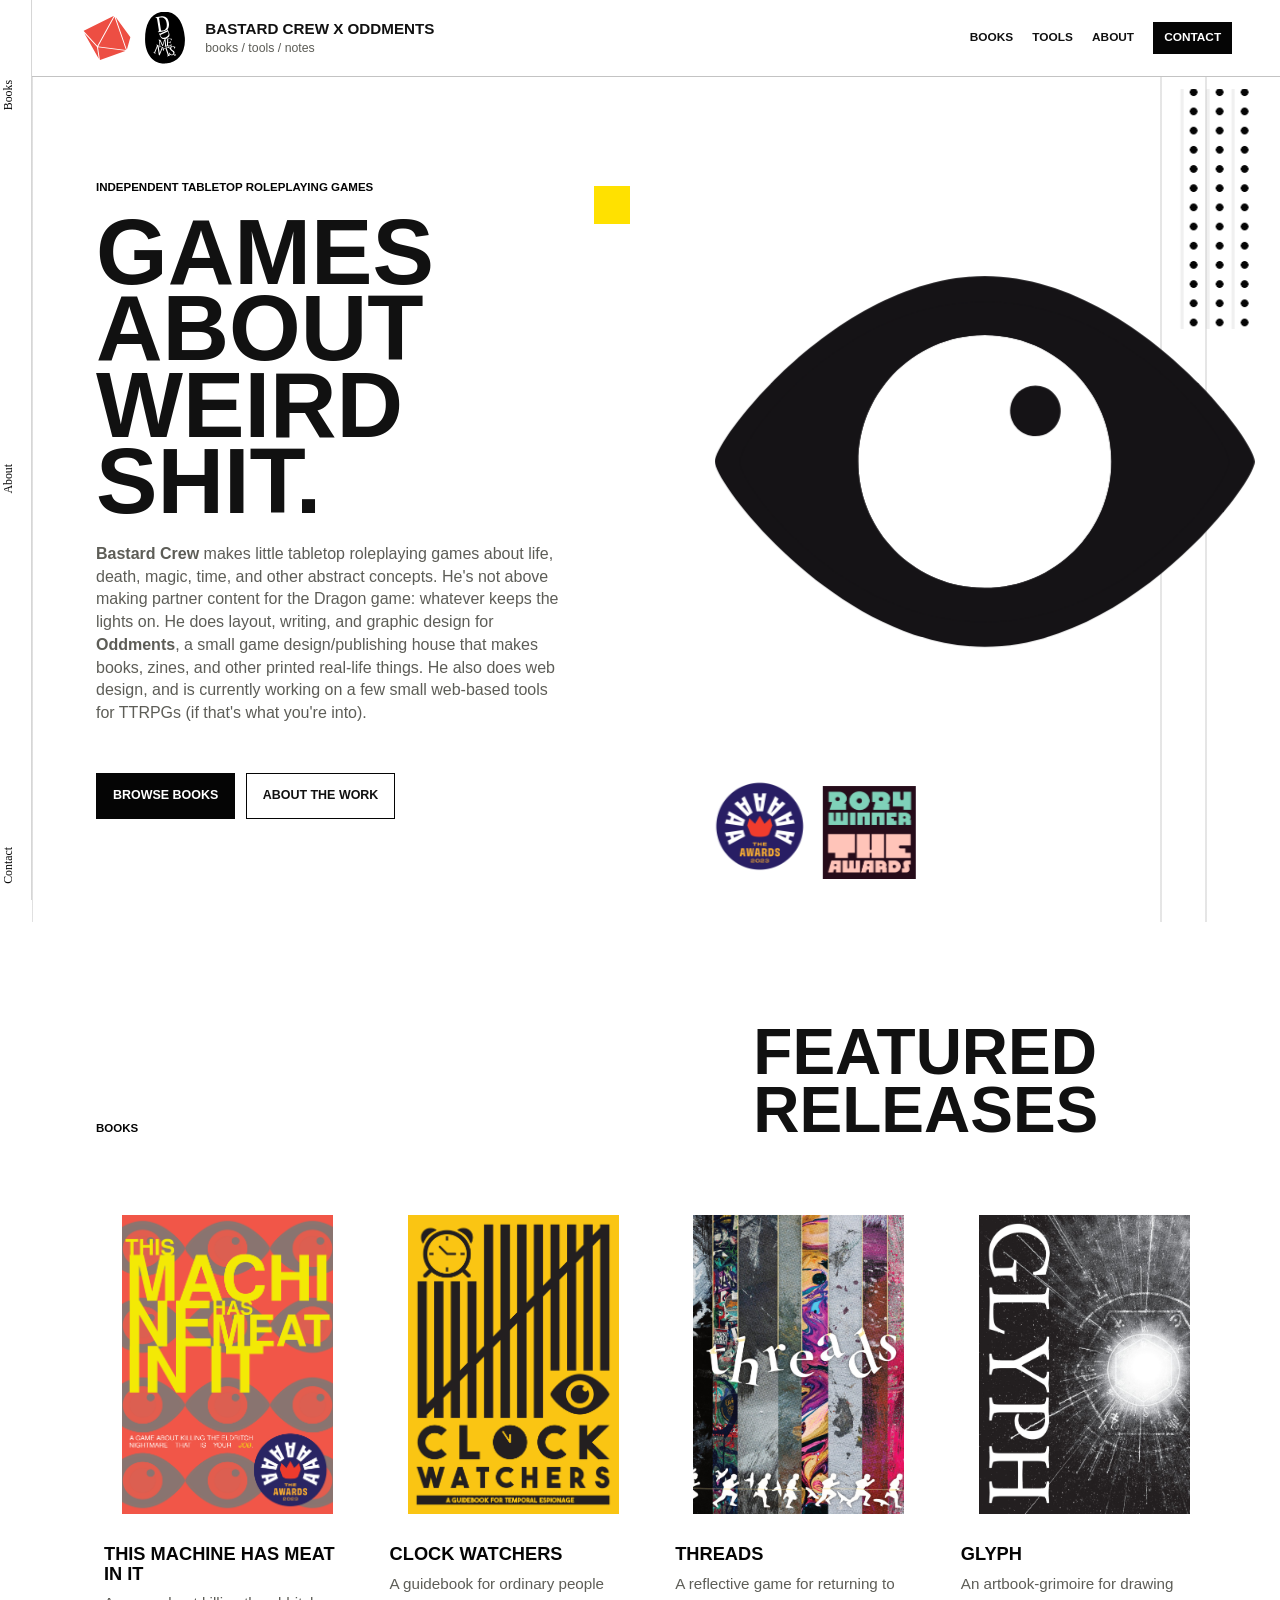
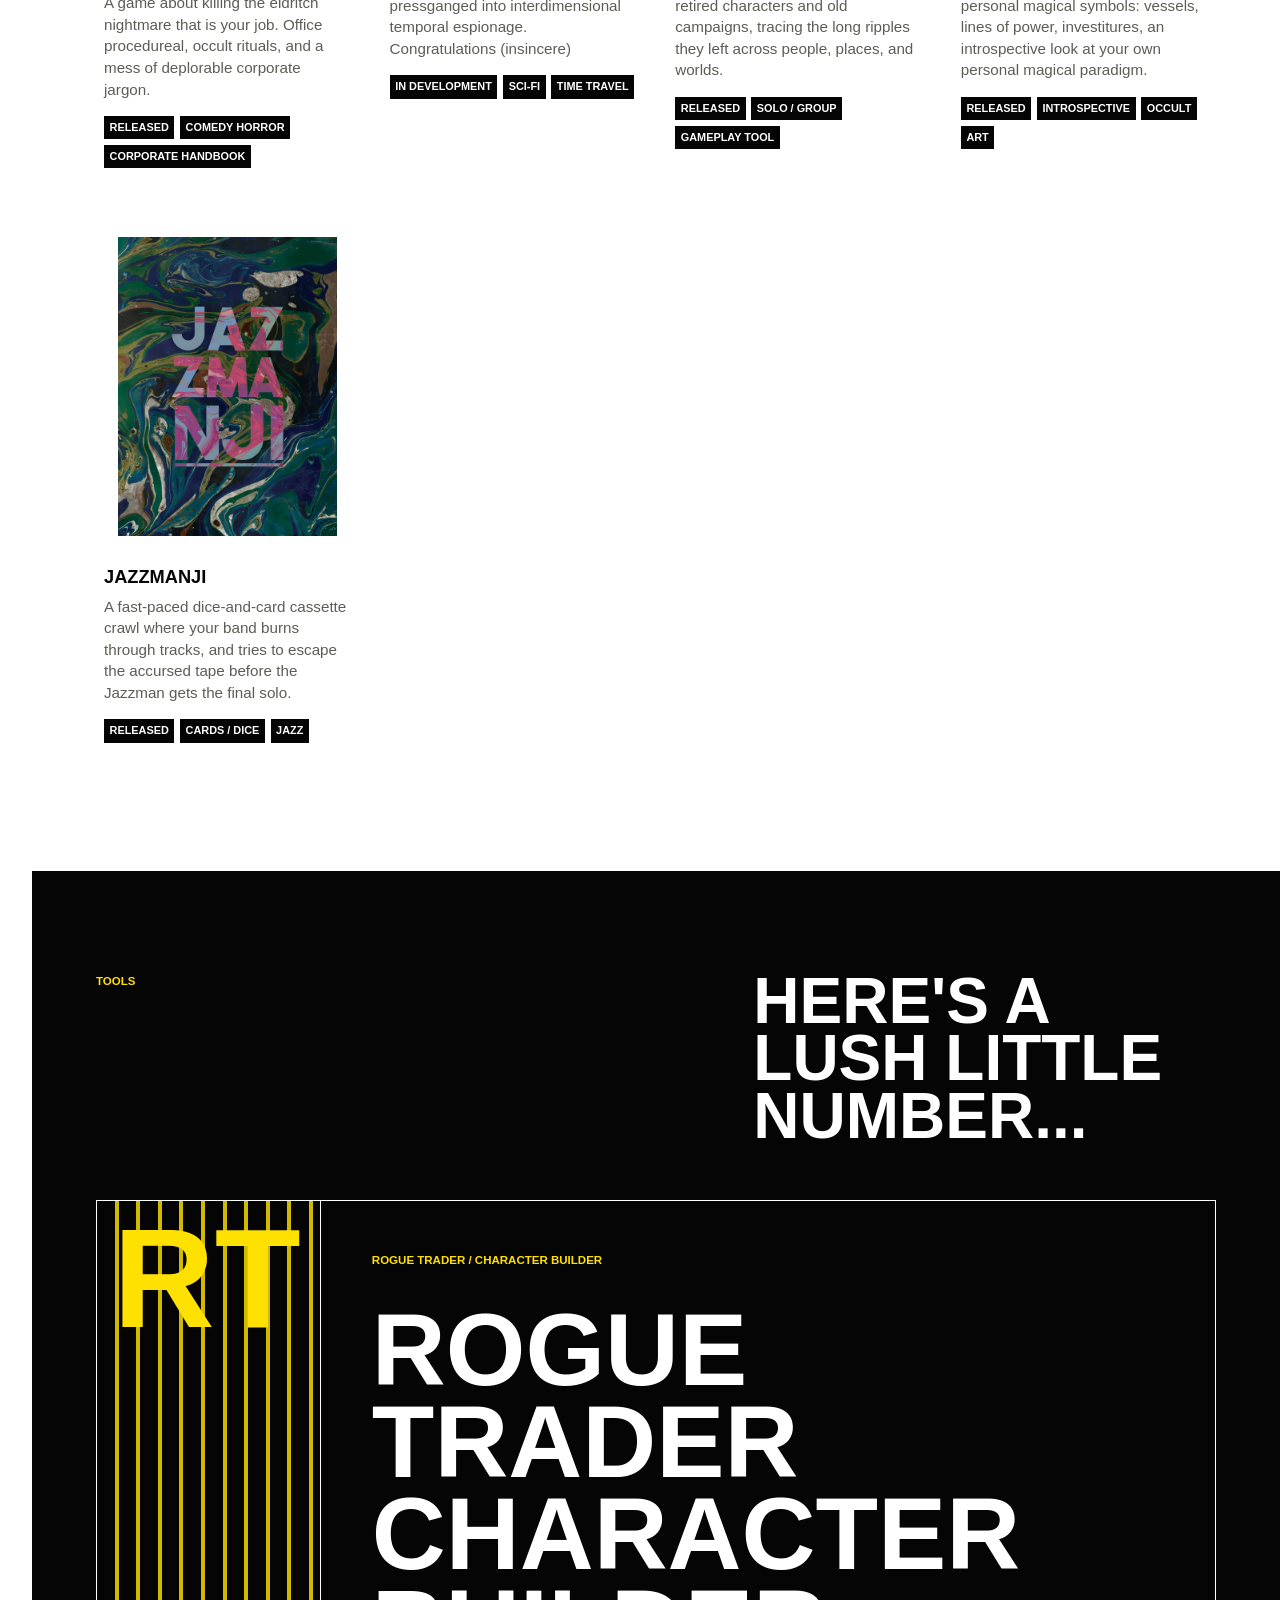
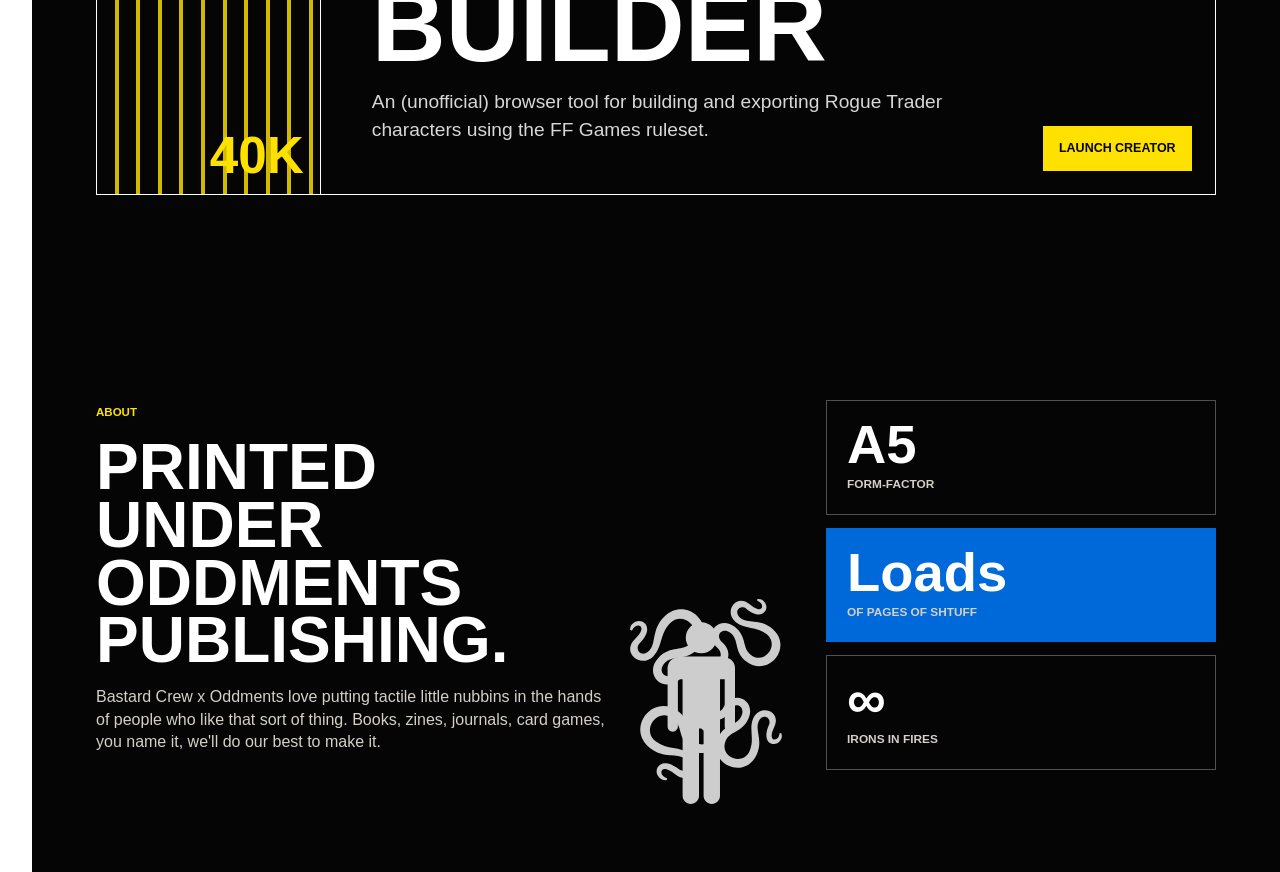
<file: index.html>
<!doctype html>
<html lang="en">
  <head>
    <meta charset="utf-8">
    <meta name="viewport" content="width=device-width, initial-scale=1">
    <title>Bastard Crew x Oddments</title>
    <meta
      name="description"
      content="A personal TTRPG creator website for showcasing books, play aids, and strange tabletop work."
    >
    <link rel="icon" href="assets/polyhedral-logo.svg" type="image/svg+xml">
    <link rel="prefetch" href="threads.html" as="document">
    <link rel="prefetch" href="glyph.html" as="document">
    <link rel="prefetch" href="assets/threads-tarot.jpg" as="image">
    <link rel="prefetch" href="assets/threads-glitched-mountains.jpg" as="image">
    <link rel="prefetch" href="assets/glyph-page-12-hero.jpg" as="image">
    <link rel="stylesheet" href="styles.css">
  </head>
  <body data-cy="page-home">
    <aside class="page-rail" aria-hidden="true" data-cy="page-rail-home">
      <span>Books</span>
      <span>About</span>
      <span>Contact</span>
    </aside>

    <header class="site-header" id="top" data-cy="site-header">
      <div class="brand" data-cy="site-brand">
        <div class="logo-stack" aria-label="Project links" data-cy="logo-stack">
          <a
            class="logo-link logo-link-poly"
            href="https://bastardcrew.itch.io"
            target="_blank"
            rel="noreferrer"
            aria-label="Open Bastard Crew Games on itch.io"
            data-cy="logo-bastard-crew"
          >
            <img src="assets/polyhedral-logo.svg" alt="">
          </a>
          <a
            class="logo-link logo-link-oddments"
            href="https://oddmentsoh.itch.io/"
            target="_blank"
            rel="noreferrer"
            aria-label="Open Oddments on itch.io"
            data-cy="logo-oddments"
          >
            <img src="assets/oddments-logomark.svg" alt="">
          </a>
        </div>
        <a class="brand-copy" href="#top" aria-label="Bastard Crew x Oddments home" data-cy="brand-home-link">
          <strong>Bastard Crew x Oddments</strong>
          <small>books / tools / notes</small>
        </a>
      </div>
      <nav class="main-nav" aria-label="Primary navigation" data-cy="primary-nav">
        <a href="#books" data-cy="nav-books">Books</a>
        <a href="#tools" data-cy="nav-tools">Tools</a>
        <a href="#about" data-cy="nav-about">About</a>
        <a class="nav-cta" href="#contact" data-cy="nav-contact">Contact</a>
      </nav>
    </header>

    <main>
      <section class="hero" aria-labelledby="hero-title" data-cy="home-hero">
        <div class="hero-copy" data-cy="home-hero-copy">
          <p class="eyebrow">Independent tabletop roleplaying games</p>
          <h1 id="hero-title" data-cy="home-hero-title">Games about weird shit.</h1>
          <p>
            <strong>Bastard Crew</strong> makes little tabletop roleplaying games about life, death, magic, time, and other
            abstract concepts. He's not above making partner content for the Dragon game: whatever keeps the lights on. He does layout,
            writing, and graphic design for <strong>Oddments</strong>, a small game design/publishing house that makes books, zines, and other printed 
            real-life things. He also does web design, and is currently working on a few small web-based tools for TTRPGs (if that's 
            what you're into).
          </p>
          <!-- <p class="hero-jp" aria-label="Irish decorative label">leabhair / nótaí / saothair aisteacha</p> -->
          <div class="hero-actions">
            <a class="button primary" href="#books" data-cy="hero-browse-books">Browse books</a>
            <a class="button secondary" href="#about" data-cy="hero-about-work">About the work</a>
          </div>
        </div>

        <div class="hero-art" aria-label="A typographic design composition for Bastard Crew Games" data-cy="home-hero-art">
          <div class="hero-glyph scroll-float" data-depth="0.09" data-drift="-0.015" aria-hidden="true">
            <span class="glyph-ring"></span>
            <span class="glyph-stem"></span>
            <span class="glyph-cross"></span>
            <span class="glyph-shelf"></span>
          </div>
          <div class="hero-tabs scroll-float" data-depth="-0.05" data-drift="0.01" aria-hidden="true">
            <span></span>
            <span></span>
            <span></span>
          </div>
          <div class="award-badges scroll-float" data-depth="0.13" data-drift="0.018" aria-label="Awards badges" data-cy="award-badges">
            <img class="award-badge" src="assets/tmhmit-awards-badge.png" alt="The Awards 2023 badge">
            <img class="award-badge award-badge-2024" src="assets/awards-24-winner-badge-dark.png" alt="The Awards 2024 winner badge">
          </div>
          <!-- <p class="vertical-note">leabhráin eachtraíochta</p> -->
        </div>
      </section>

      <section class="section books-section" id="books" aria-labelledby="books-title" data-cy="books-section">
        <div class="section-heading">
          <p class="eyebrow">Books</p>
          <h2 id="books-title" data-cy="books-title">Featured releases</h2>
        </div>

        <div class="book-grid" id="bookGrid" data-cy="book-grid"></div>
      </section>

      <section class="section tools-section" id="tools" aria-labelledby="tools-title" data-cy="tools-section">
        <div class="section-heading">
          <p class="eyebrow">Tools</p>
          <h2 id="tools-title" data-cy="tools-title">Here's a lush little number...</h2>
        </div>

        <article class="tool-card" data-cy="tool-card-rogue-trader">
          <div class="tool-card-mark" aria-hidden="true">
            <span>RT</span>
            <span>40K</span>
          </div>
          <div class="tool-card-copy">
            <p class="eyebrow">Rogue Trader / character builder</p>
            <h3 data-cy="tool-title-rogue-trader">Rogue Trader Character Builder</h3>
            <p data-cy="tool-description-rogue-trader">
              An (unofficial) browser tool for building and exporting Rogue Trader characters using the FF Games ruleset.
            </p>
          </div>
          <a class="button primary" href="rogue-trader/" data-cy="tool-link-rogue-trader">Launch creator</a>
        </article>
      </section>

      <section class="section about-section" id="about" aria-labelledby="about-title" data-cy="about-section">
        <div class="about-copy" data-cy="about-copy">
          <p class="eyebrow">About</p>
          <h2 id="about-title" data-cy="about-title">Printed under Oddments Publishing.</h2>
          <p>
            Bastard Crew x Oddments love putting tactile little nubbins in the hands of people who like that sort of thing. Books, 
            zines, journals, card games, you name it, we'll do our best to make it. 
          </p>
        </div>
        <img class="about-creature scroll-float" data-depth="0.07" data-drift="-0.012" src="assets/tmhmit-vector-tentacle-guy.svg" alt="">
        <dl class="stats" data-cy="about-stats">
          <div>
            <dt>A5</dt>
            <dd>Form-Factor</dd>
          </div>
          <div>
            <dt>Loads</dt>
            <dd>of pages of shtuff</dd>
          </div>
          <div>
            <dt>&infin;</dt>
            <dd>irons in fires</dd>
          </div>
        </dl>
      </section>
    </main>

    <!--<footer class="site-footer" id="contact" data-cy="contact-section">
      <div>
        <p class="eyebrow">Stay in the loop</p>
        <h2 data-cy="mailing-list-title">Join the mailing list to hear what we're up to.</h2>
      </div>
      <form class="signup-form" data-cy="mailing-list-form">
        <label for="email">Email address</label>
        <div>
          <input id="email" name="email" type="email" placeholder="you@example.com" data-cy="mailing-list-email">
          <button type="submit" data-cy="mailing-list-submit">Join list</button>
        </div>
        <p class="form-note" data-cy="mailing-list-note">This doesn't work yet, sorry D:</p>
      </form>
    </footer> -->

    <script src="script.js"></script>
  </body>
</html>
</file>
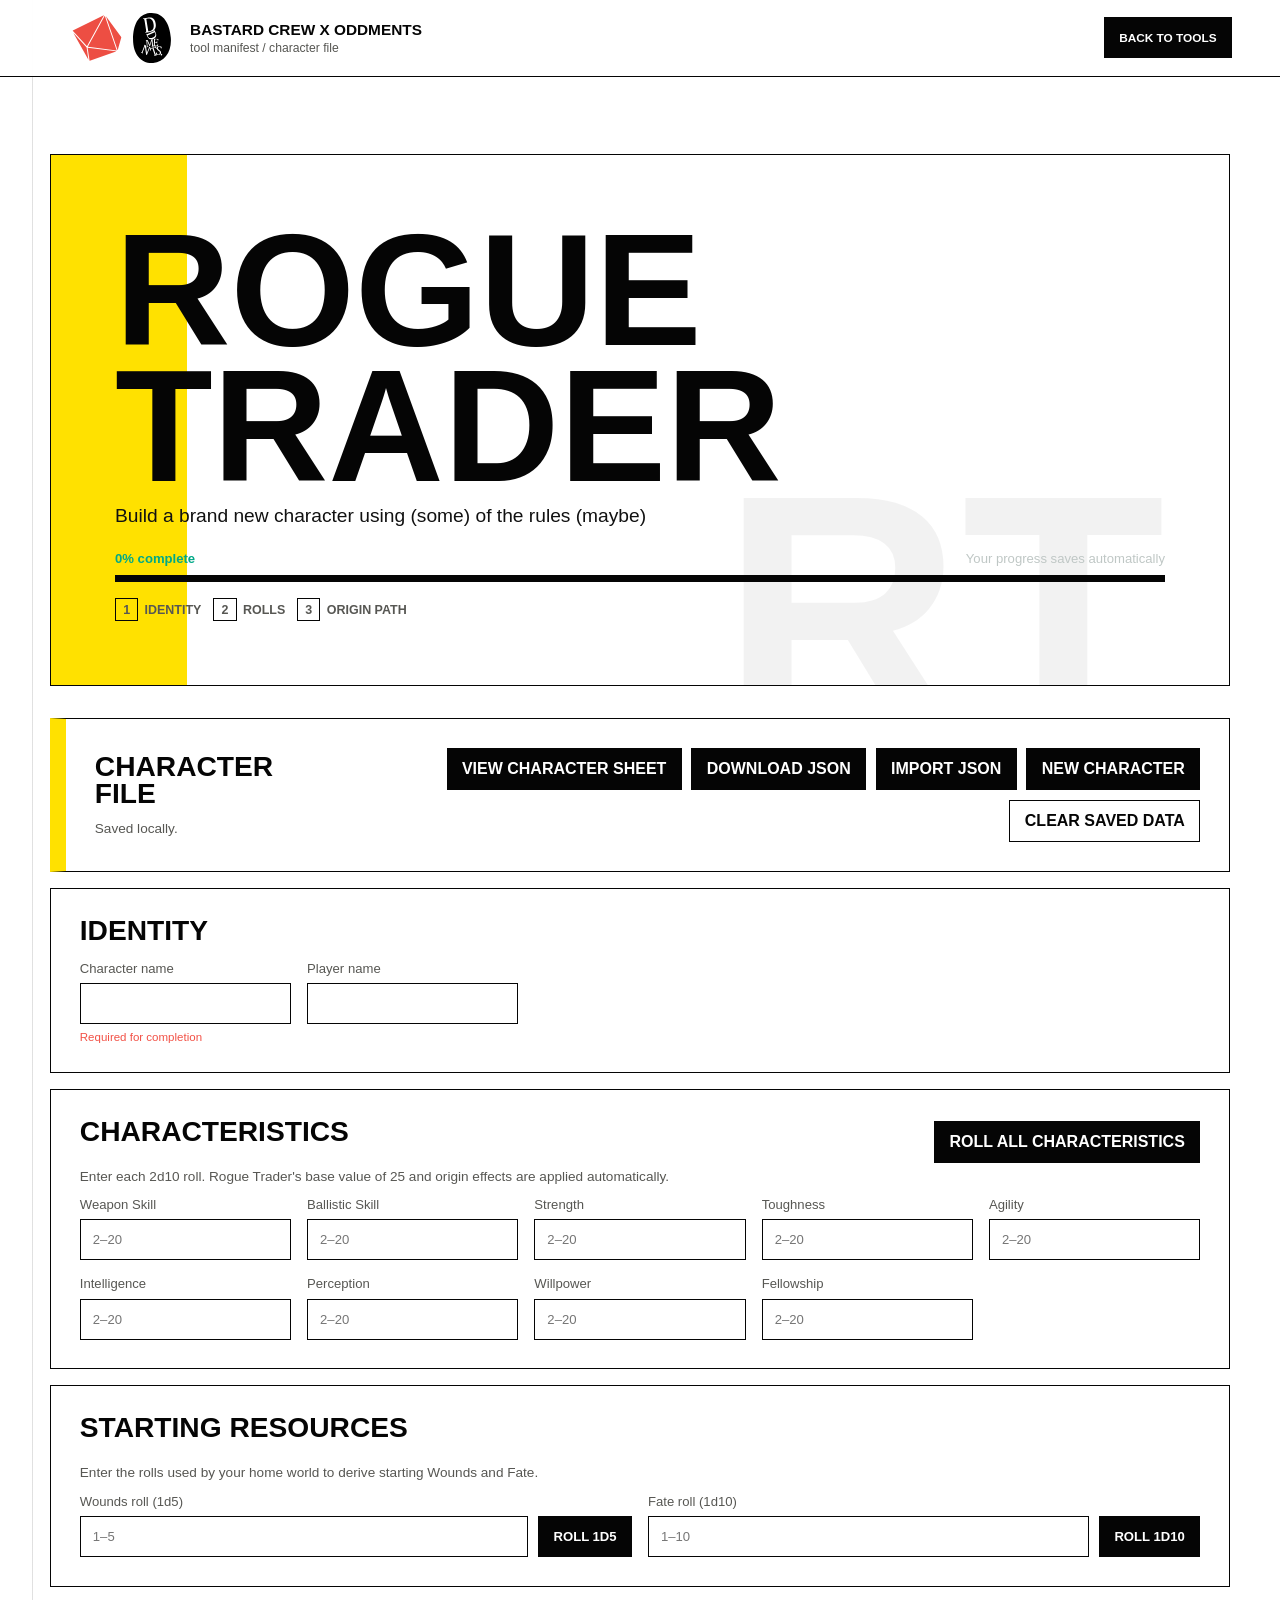
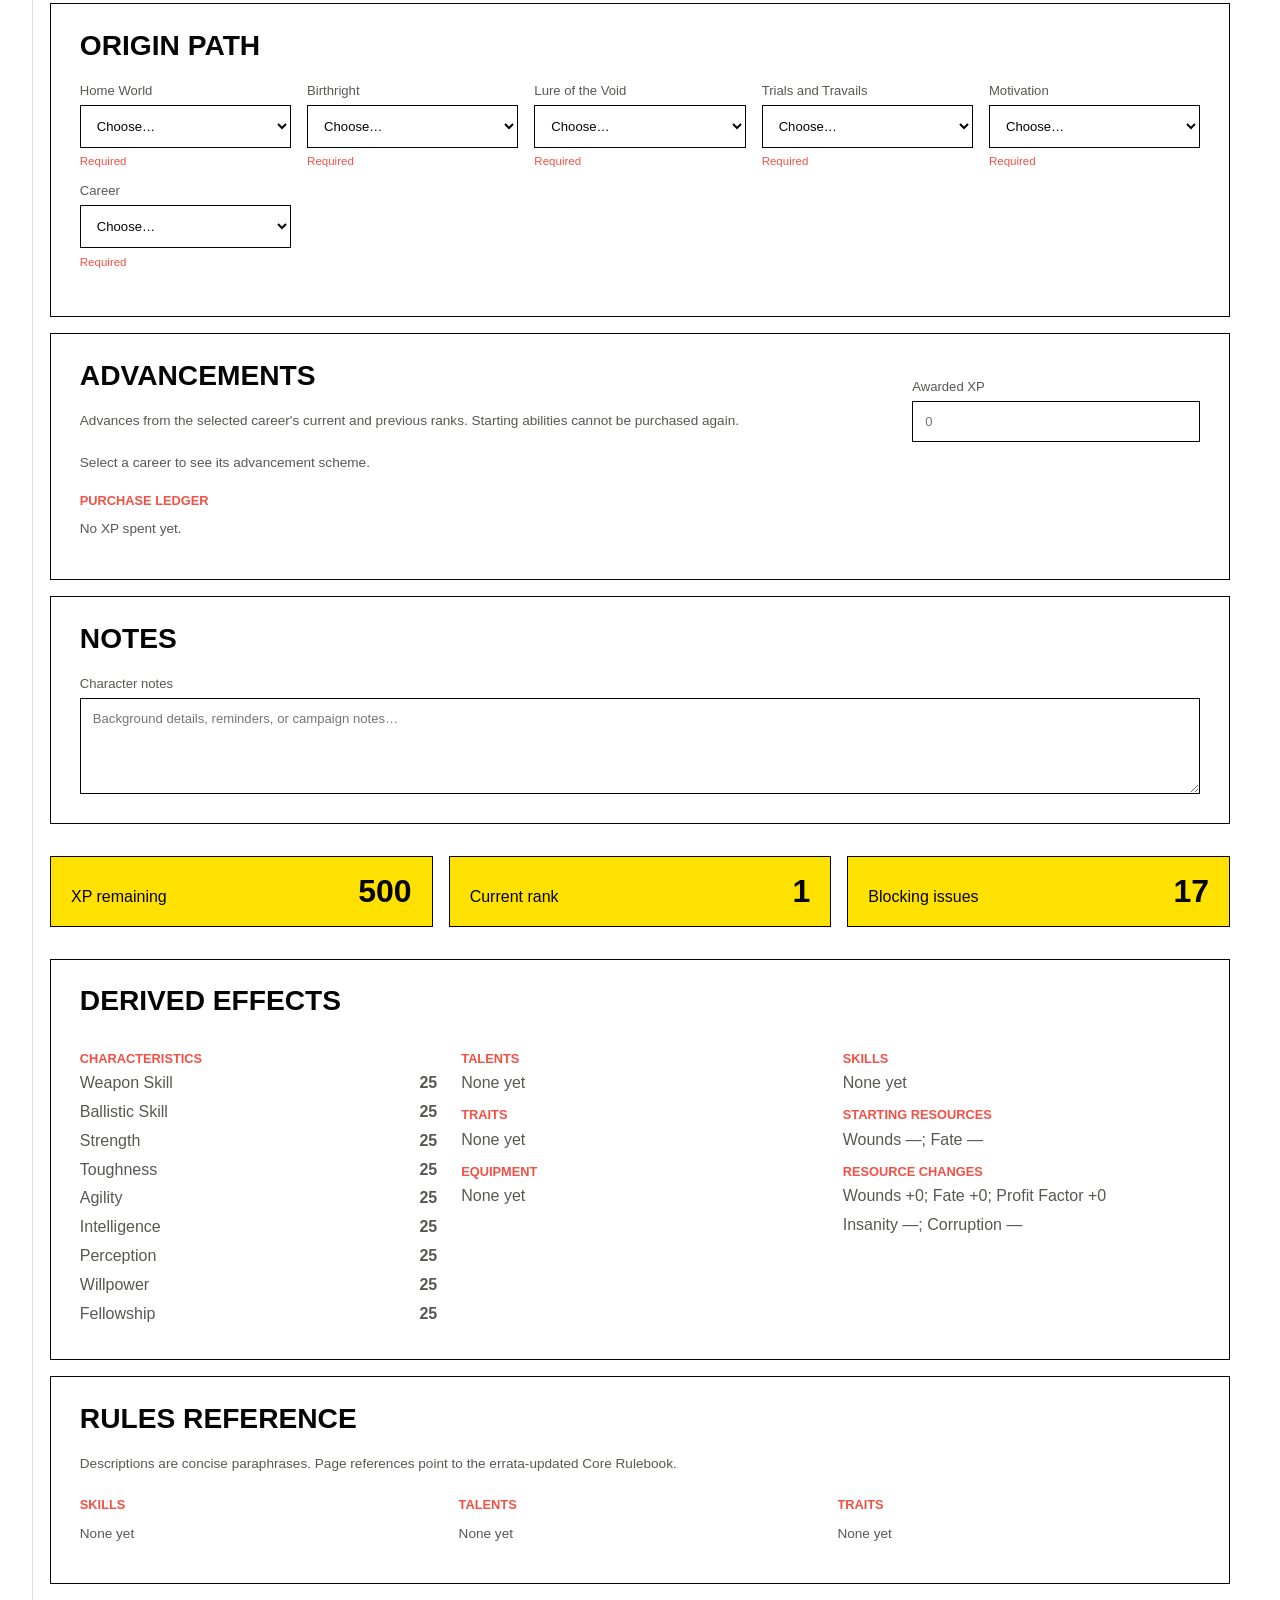
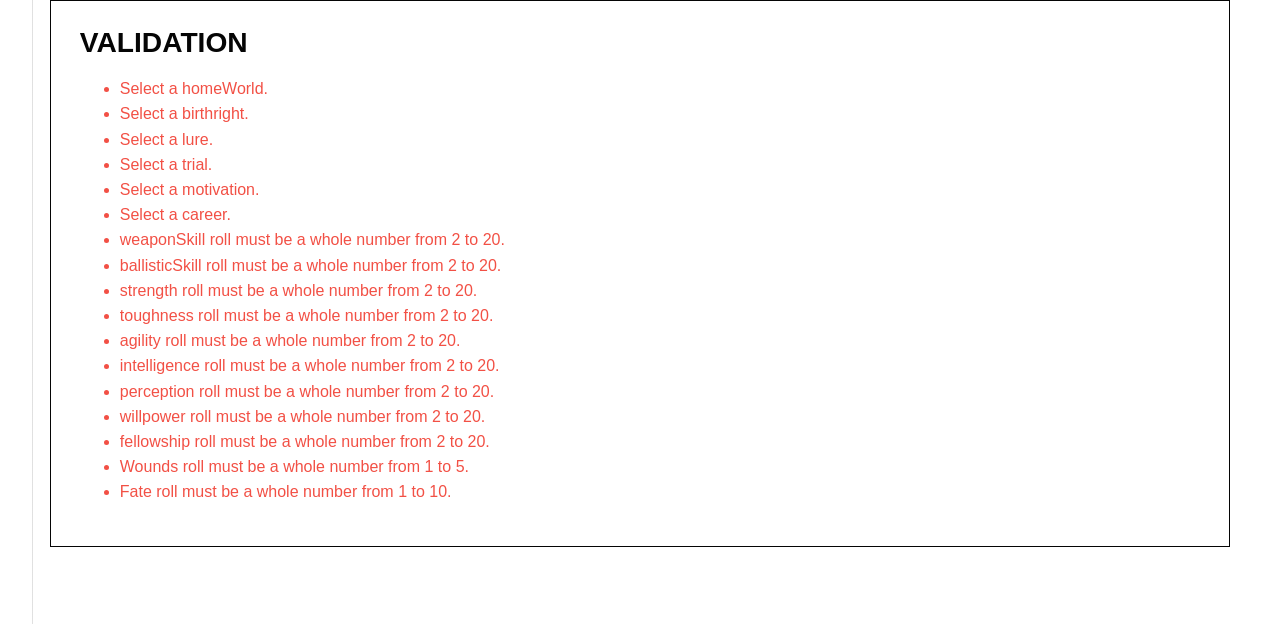
<file: rogue-trader/index.html>
<!doctype html>
<html lang="en">
  <head><meta charset="UTF-8" /><meta name="viewport" content="width=device-width, initial-scale=1.0" /><title>Rogue Trader Character Builder</title><link rel="icon" href="../assets/polyhedral-logo.svg" type="image/svg+xml">  <script type="module" crossorigin src="./assets/index-C5VIni6y.js"></script>
  <link rel="modulepreload" crossorigin href="./assets/vendor-Bb048-hH.js">
  <link rel="modulepreload" crossorigin href="./assets/content-DclUxNFe.js">
  <link rel="modulepreload" crossorigin href="./assets/domain-FKfzP4Pd.js">
  <link rel="modulepreload" crossorigin href="./assets/rules-engine-CR3Doadg.js">
  <link rel="stylesheet" crossorigin href="./assets/index-idxoISon.css">
</head>
  <body><div id="root"></div></body>
</html>
</file>
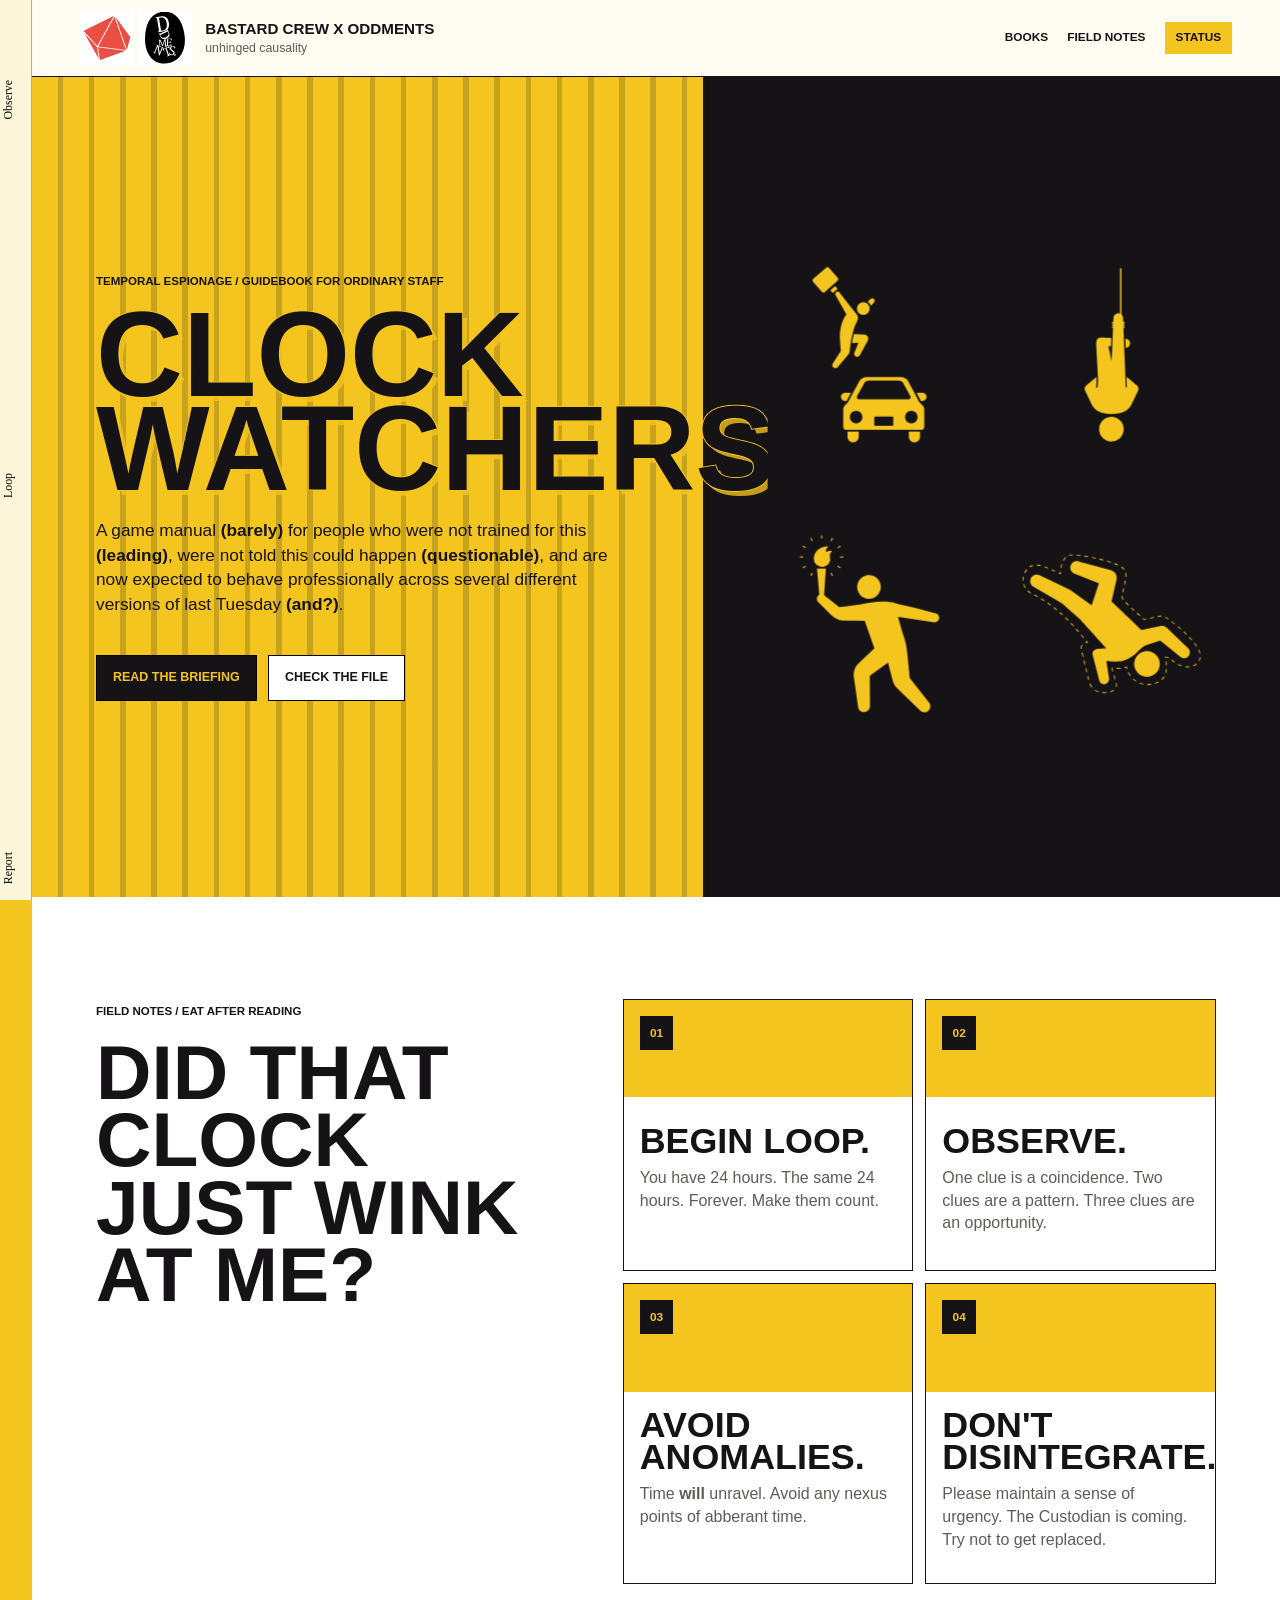
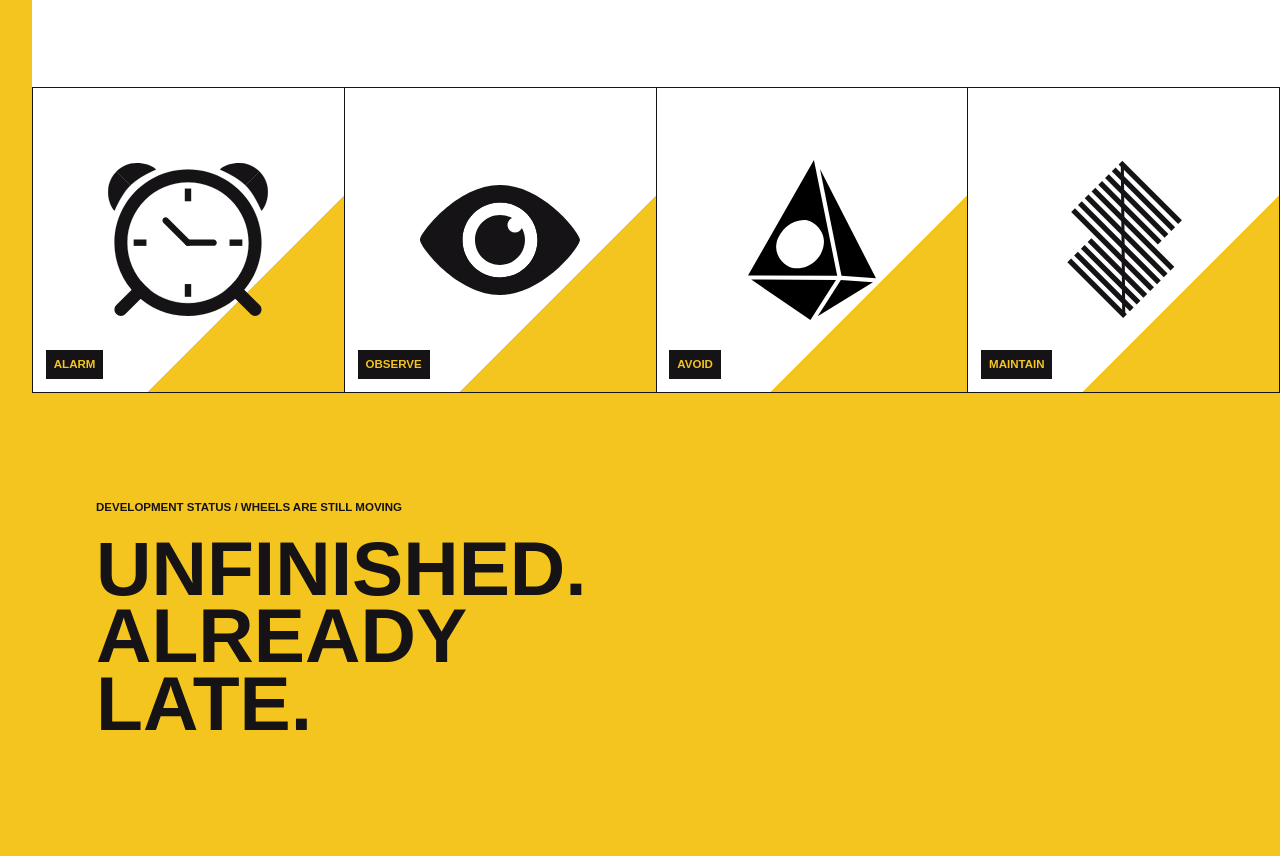
<file: clock-watchers.html>
<!doctype html>
<html lang="en">
  <head>
    <meta charset="utf-8">
    <meta name="viewport" content="width=device-width, initial-scale=1">
    <title>Clock Watchers | Bastard Crew Games</title>
    <meta
      name="description"
      content="A test page for Clock Watchers, an unfinished guidebook for ordinary people abruptly promoted into interdimensional temporal espionage."
    >
    <link rel="icon" href="assets/polyhedral-logo.svg" type="image/svg+xml">
    <link rel="stylesheet" href="styles.css">
  </head>
  <body class="clock-page" data-cy="page-clock-watchers">
    <aside class="page-rail clock-rail" aria-hidden="true" data-cy="page-rail-clock-watchers">
      <span>Observe</span>
      <span>Loop</span>
      <span>Report</span>
    </aside>

    <header class="site-header clock-header" id="top" data-cy="site-header">
      <div class="brand" data-cy="site-brand">
        <div class="logo-stack" aria-label="Project links" data-cy="logo-stack">
          <a
            class="logo-link logo-link-poly"
            href="https://bastardcrew.itch.io"
            target="_blank"
            rel="noreferrer"
            aria-label="Open Bastard Crew Games on itch.io"
            data-cy="logo-bastard-crew"
          >
            <img src="assets/polyhedral-logo.svg" alt="">
          </a>
          <a
            class="logo-link logo-link-oddments"
            href="https://oddmentsoh.itch.io/"
            target="_blank"
            rel="noreferrer"
            aria-label="Open Oddments on itch.io"
            data-cy="logo-oddments"
          >
            <img src="assets/oddments-logomark.svg" alt="">
          </a>
        </div>
        <a class="brand-copy" href="index.html" aria-label="Bastard Crew Games home" data-cy="brand-home-link">
          <strong>Bastard Crew x Oddments</strong>
          <small>unhinged causality</small>
        </a>
      </div>
      <nav class="main-nav" aria-label="Clock Watchers page navigation" data-cy="primary-nav">
        <a href="index.html#books" data-cy="nav-books">Books</a>
        <a href="#field-notes" data-cy="nav-field-notes">Field notes</a>
        <a class="nav-cta" href="#status" data-cy="nav-status">Status</a>
      </nav>
    </header>

    <main>
      <section class="clock-hero" aria-labelledby="clock-title" data-cy="clock-hero">
        <div class="clock-hero-copy" data-cy="clock-hero-copy">
          <p class="eyebrow">Temporal espionage / guidebook for ordinary staff</p>
          <h1 id="clock-title" data-cy="clock-hero-title">Clock Watchers</h1>
          <p>
            A game manual <strong>(barely)</strong> for people who were not trained for this <strong>(leading)</strong>, were not 
            told this could happen <strong>(questionable)</strong>, and are now expected to behave professionally across several 
            different versions of last Tuesday <strong>(and?)</strong>.
          </p>
          <div class="clock-actions">
            <a class="button primary" href="#field-notes" data-cy="clock-read-briefing">Read the briefing</a>
            <a class="button secondary" href="#status" data-cy="clock-check-file">Check the file</a>
          </div>
        </div>

        <div class="clock-hero-system" aria-label="Clock Watchers glyph system" data-cy="clock-hero-system">
          <div class="clock-hero-glyphs scroll-float" data-depth="0.07" data-drift="-0.01" data-cy="clock-hero-glyphs">
            <figure>
              <img src="assets/clock-vector-car-man.svg" alt="Car Man glyph">
            </figure>
            <figure>
              <img src="assets/clock-vector-hanged-man.svg" alt="Hanged Man glyph">
            </figure>
            <figure>
              <img src="assets/clock-vector-torch-man.svg" alt="Torch Man glyph">
            </figure>
            <figure>
              <img src="assets/clock-vector-dead-man.svg" alt="Dead Man glyph">
            </figure>
          </div>
        </div>
      </section>

      <section class="clock-briefing" id="field-notes" aria-labelledby="field-notes-title" data-cy="clock-field-notes-section">
        <div>
          <p class="eyebrow">Field notes / eat after reading</p>
          <h2 id="field-notes-title" data-cy="clock-field-notes-title">Did that clock just wink at me?</h2>
        </div>
        <div class="clock-briefing-grid" data-cy="clock-briefing-grid">
          <article>
            <span>01</span>
            <h3>Begin Loop.</h3>
            <p>You have 24 hours. The same 24 hours. Forever. Make them count.</p>
          </article>
          <article>
            <span>02</span>
            <h3>Observe.</h3>
            <p>One clue is a coincidence. Two clues are a pattern. Three clues are an opportunity.</p>
          </article>
          <article>
            <span>03</span>
            <h3>Avoid Anomalies.</h3>
            <p>Time <strong>will</strong> unravel. Avoid any nexus points of abberant time.</p>
          </article>
          <article>
            <span>04</span>
            <h3>Don't disintegrate.</h3>
            <p>Please maintain a sense of urgency. The Custodian is coming. Try not to get replaced.</p>
          </article>
        </div>
      </section>

      <section class="clock-glyphs" aria-label="Clock Watchers glyph set" data-cy="clock-glyph-strip">
        <figure>
          <img src="assets/clock-vector-clock.svg" alt="Alarm clock glyph">
          <figcaption>Alarm</figcaption>
        </figure>
        <figure>
          <img src="assets/clock-vector-watcher.svg" alt="Watcher eye glyph">
          <figcaption>Observe</figcaption>
        </figure>
        <figure>
          <img src="assets/clock-vector-custodian.svg" alt="Custodian glyph">
          <figcaption>Avoid</figcaption>
        </figure>
        <figure>
          <img src="assets/clock-vector-egg-timer.svg" alt="Egg timer glyph">
          <figcaption>Maintain</figcaption>
        </figure>
      </section>

      <section class="clock-status" id="status" aria-labelledby="clock-status-title" data-cy="clock-status-section">
        <div>
          <p class="eyebrow">Development status / wheels are still moving</p>
          <h2 id="clock-status-title" data-cy="clock-status-title">Unfinished. Already late.</h2>
        </div>
      </section>
    </main>

    <script src="script.js"></script>
  </body>
</html>
</file>
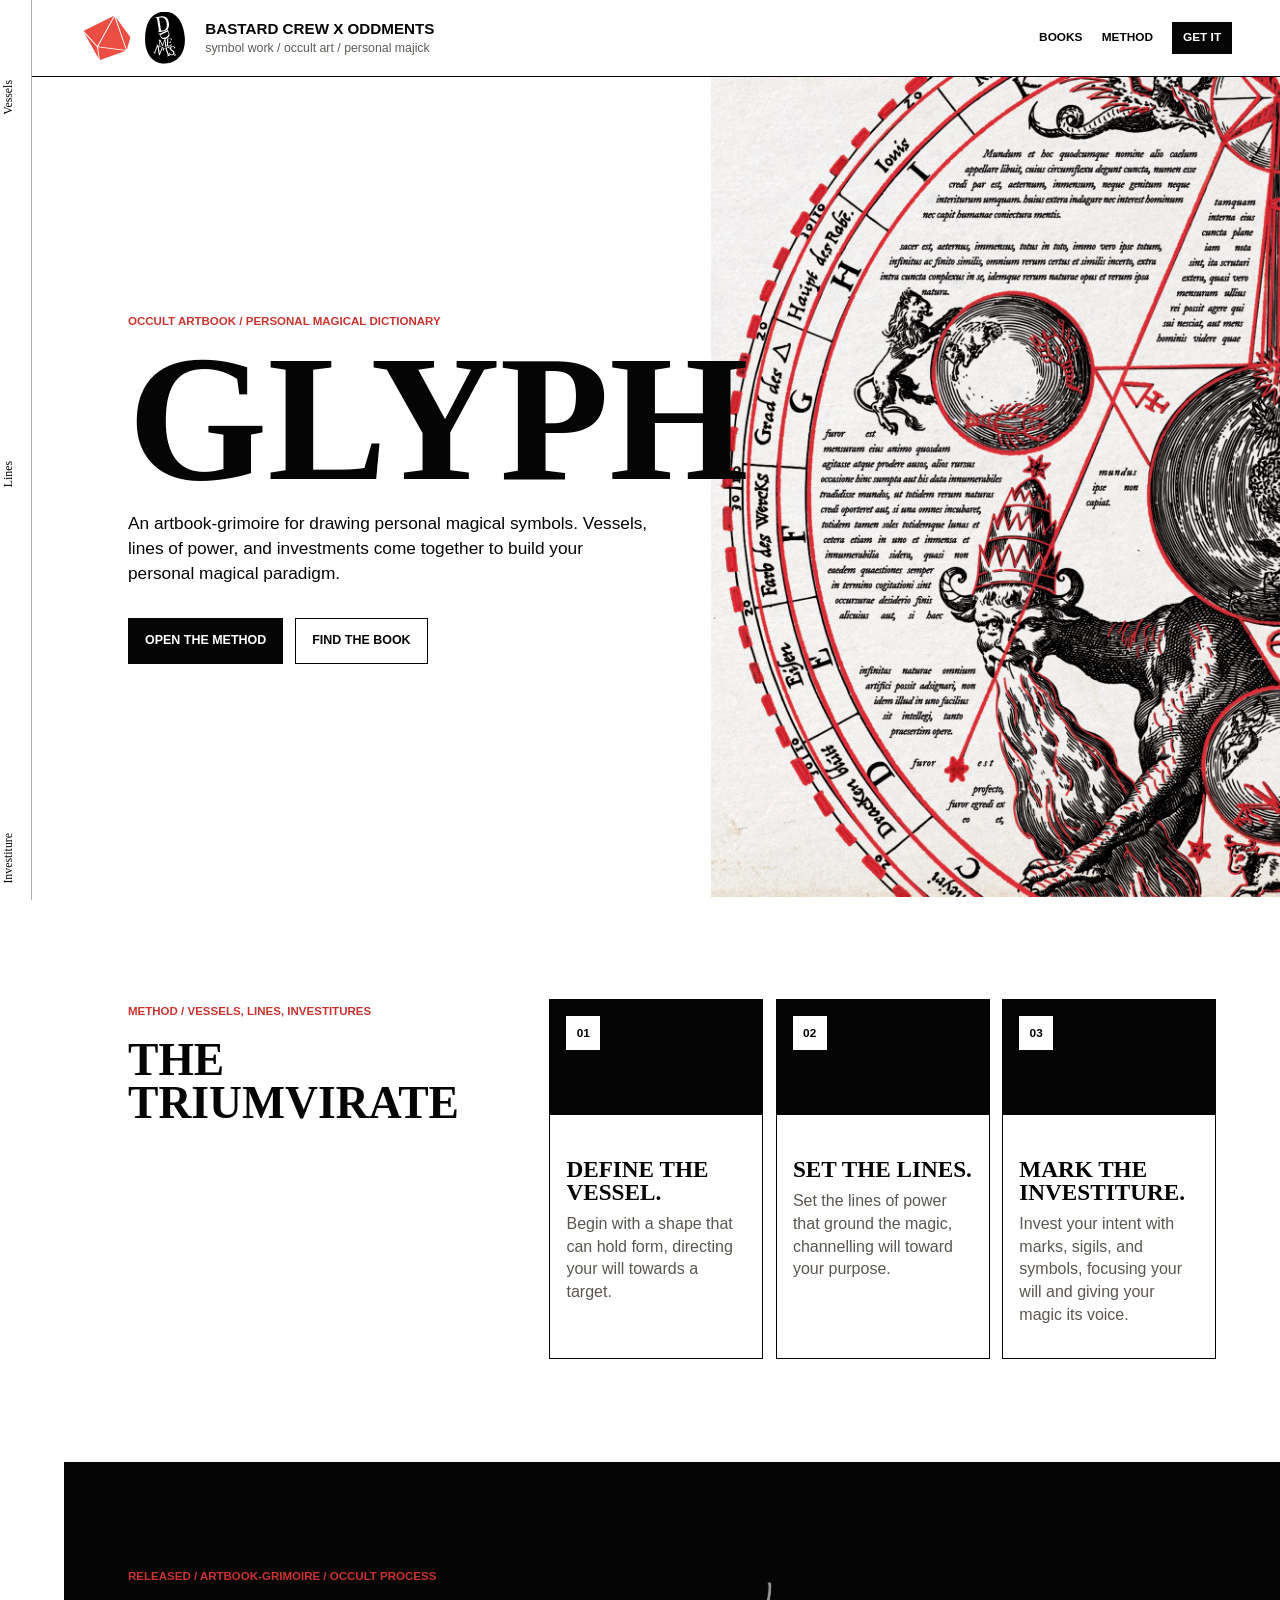
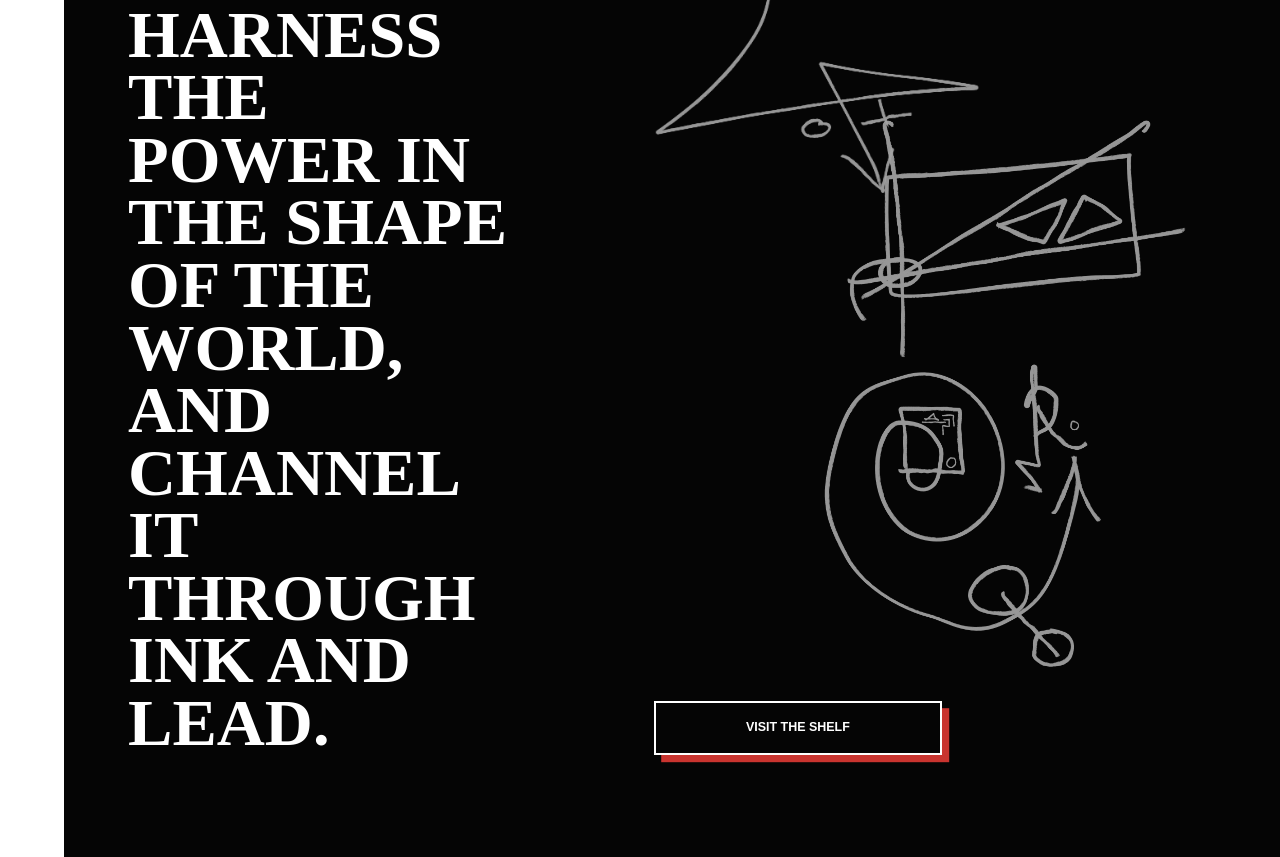
<file: glyph.html>
<!doctype html>
<html lang="en">
  <head>
    <meta charset="utf-8">
    <meta name="viewport" content="width=device-width, initial-scale=1">
    <title>GLYPH | Oddments Games</title>
    <meta
      name="description"
      content="A dedicated page for GLYPH, an occult artbook and grimoire for building personal magical symbols."
    >
    <link rel="icon" href="assets/polyhedral-logo.svg" type="image/svg+xml">
    <link rel="stylesheet" href="styles.css">
  </head>
  <body class="glyph-page" data-cy="page-glyph">
    <aside class="page-rail glyph-rail" aria-hidden="true" data-cy="page-rail-glyph">
      <span>Vessels</span>
      <span>Lines</span>
      <span>Investiture</span>
    </aside>

    <header class="site-header glyph-header" id="top" data-cy="site-header">
      <div class="brand" data-cy="site-brand">
        <div class="logo-stack" aria-label="Project links" data-cy="logo-stack">
          <a
            class="logo-link logo-link-poly"
            href="https://bastardcrew.itch.io"
            target="_blank"
            rel="noreferrer"
            aria-label="Open Bastard Crew Games on itch.io"
            data-cy="logo-bastard-crew"
          >
            <img src="assets/polyhedral-logo.svg" alt="">
          </a>
          <a
            class="logo-link logo-link-oddments"
            href="https://oddmentsoh.itch.io/"
            target="_blank"
            rel="noreferrer"
            aria-label="Open Oddments on itch.io"
            data-cy="logo-oddments"
          >
            <img src="assets/oddments-logomark.svg" alt="">
          </a>
        </div>
        <a class="brand-copy" href="index.html" aria-label="Bastard Crew x Oddments home" data-cy="brand-home-link">
          <strong>Bastard Crew x Oddments</strong>
          <small>symbol work / occult art / personal majick</small>
        </a>
      </div>
      <nav class="main-nav" aria-label="Glyph page navigation" data-cy="primary-nav">
        <a href="index.html#books" data-cy="nav-books">Books</a>
        <a href="#method" data-cy="nav-method">Method</a>
        <a class="nav-cta" href="#purchase" data-cy="nav-get-it">Get it</a>
      </nav>
    </header>

    <main>
      <section class="glyph-hero" aria-labelledby="glyph-title" data-cy="glyph-hero">
        <div class="glyph-hero-copy" data-cy="glyph-hero-copy">
          <p class="eyebrow">Occult artbook / personal magical dictionary</p>
          <h1 id="glyph-title" data-cy="glyph-hero-title">GLYPH</h1>
          <p>
            An artbook-grimoire for drawing personal magical symbols. Vessels,
            lines of power, and investments come together to build your personal magical paradigm.
          </p>
          <div class="glyph-actions">
            <a class="button primary" href="#method" data-cy="glyph-open-method">Open the method</a>
            <a class="button secondary" href="#purchase" data-cy="glyph-find-book">Find the book</a>
          </div>
        </div>

        <div class="glyph-cover-stage" aria-label="Occult diagram page with red and black markings" data-cy="glyph-hero-art">
          <img src="assets/glyph-page-12-hero.jpg" alt="Occult diagram page with red and black markings">
        </div>
      </section>

      <section class="glyph-method" id="method" aria-labelledby="glyph-method-title" data-cy="glyph-method-section">
        <div>
          <p class="eyebrow">Method / vessels, lines, investitures</p>
          <h2 id="glyph-method-title" data-cy="glyph-method-title">The Triumvirate</h2>
        </div>
        <div class="glyph-method-grid" data-cy="glyph-method-grid">
          <article>
            <span>01</span>
            <h3>Define the vessel.</h3>
            <p>
              Begin with a shape that can hold form, directing your will towards a target.
            </p>
          </article>
          <article>
            <span>02</span>
            <h3>Set the Lines.</h3>
            <p>
              Set the lines of power that ground the magic, channelling will toward your purpose.
            </p>
          </article>
          <article>
            <span>03</span>
            <h3>Mark the investiture.</h3>
            <p>
              Invest your intent with marks, sigils, and symbols, focusing your will and giving your magic its voice.
            </p>
          </article>
        </div>
      </section>

      <section class="glyph-buy" id="purchase" aria-labelledby="glyph-buy-title" data-cy="glyph-purchase-section">
        <div>
          <p class="eyebrow">Released / artbook-grimoire / occult process</p>
          <h2 id="glyph-buy-title" data-cy="glyph-purchase-title">Harness the power in the shape of the world, and channel it 
            through ink and lead.</h2>
        </div>
        <div class="glyph-buy-panel" data-cy="glyph-buy-panel">
          <div class="glyph-vector-field" aria-hidden="true" data-cy="glyph-vector-field">
            <img src="assets/glyph-vector-1.svg" alt="">
            <img src="assets/glyph-vector-2.svg" alt="">
            <img src="assets/glyph-vector-3.svg" alt="">
          </div>
          <a class="button primary" href="https://oddmentsoh.itch.io/" target="_blank" rel="noreferrer" data-cy="glyph-visit-shelf">
            Visit the shelf
          </a>
        </div>
      </section>
    </main>

    <script src="script.js"></script>
  </body>
</html>
</file>
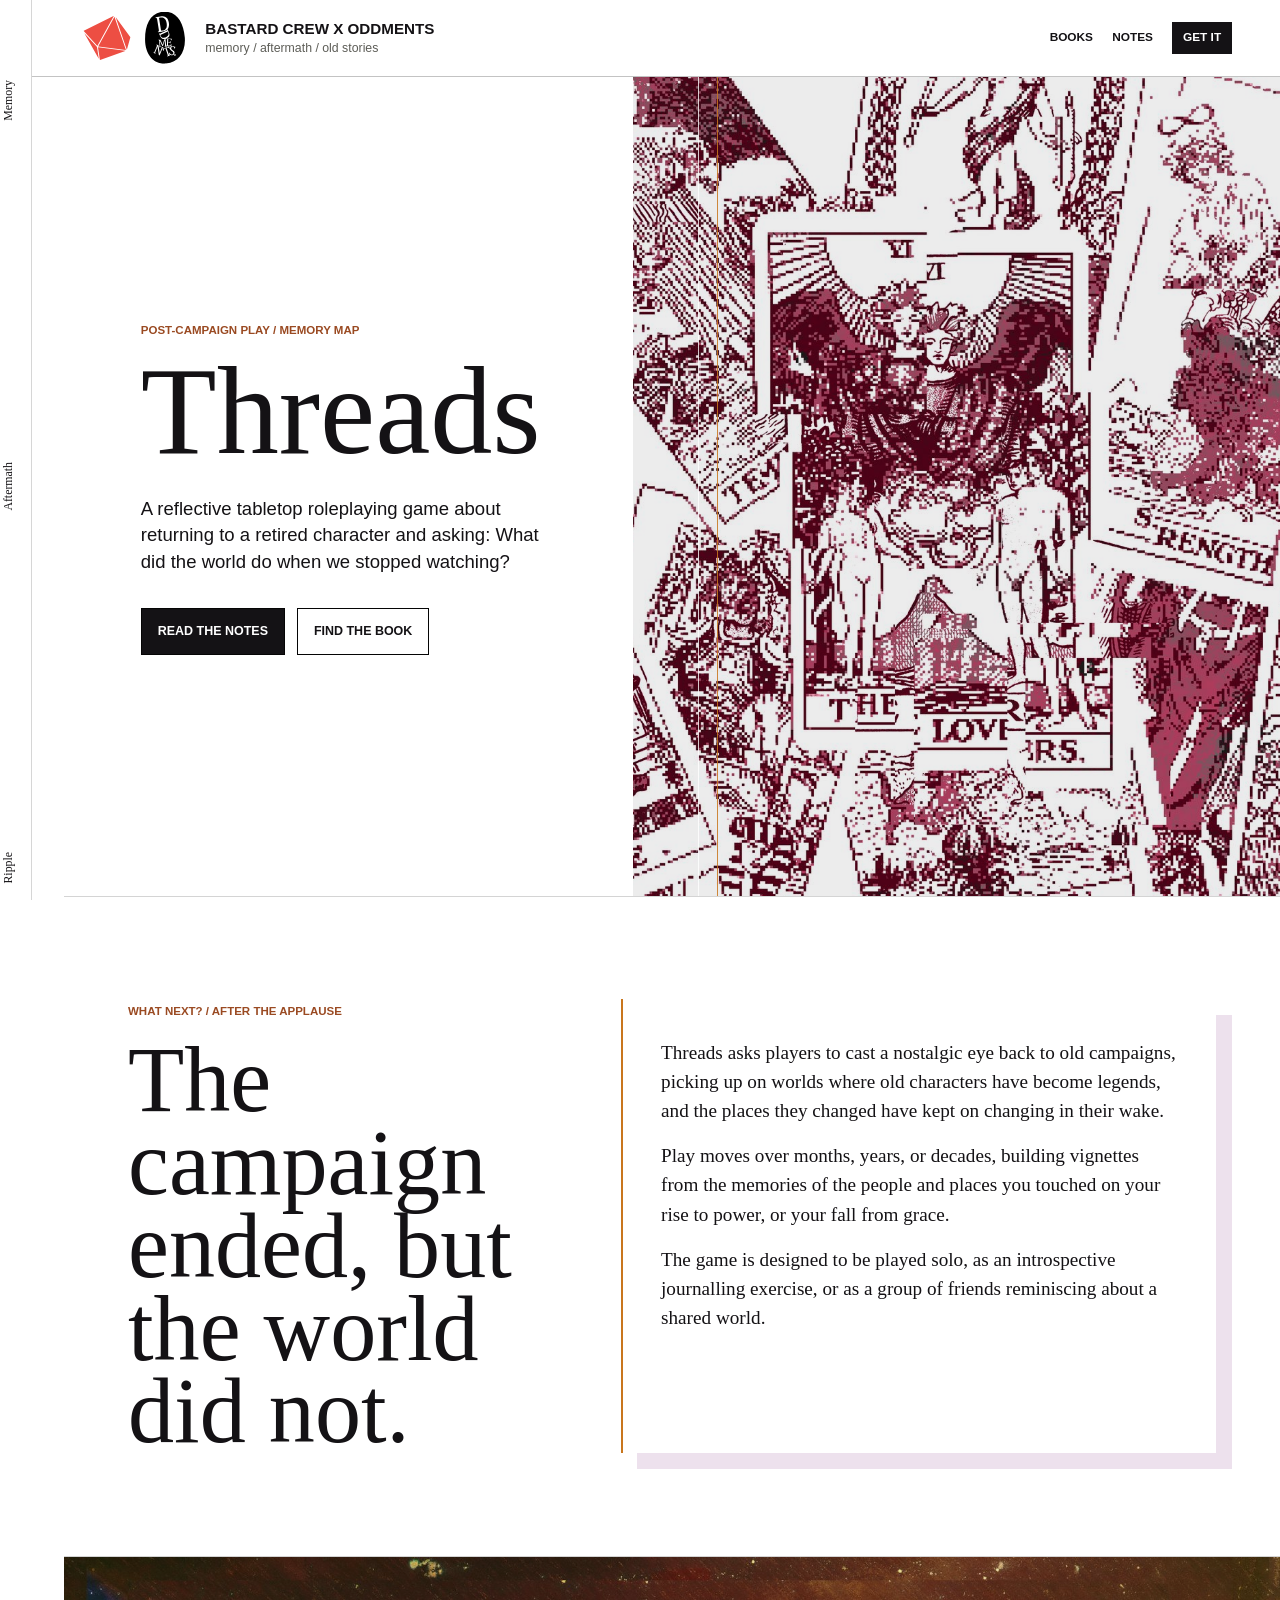
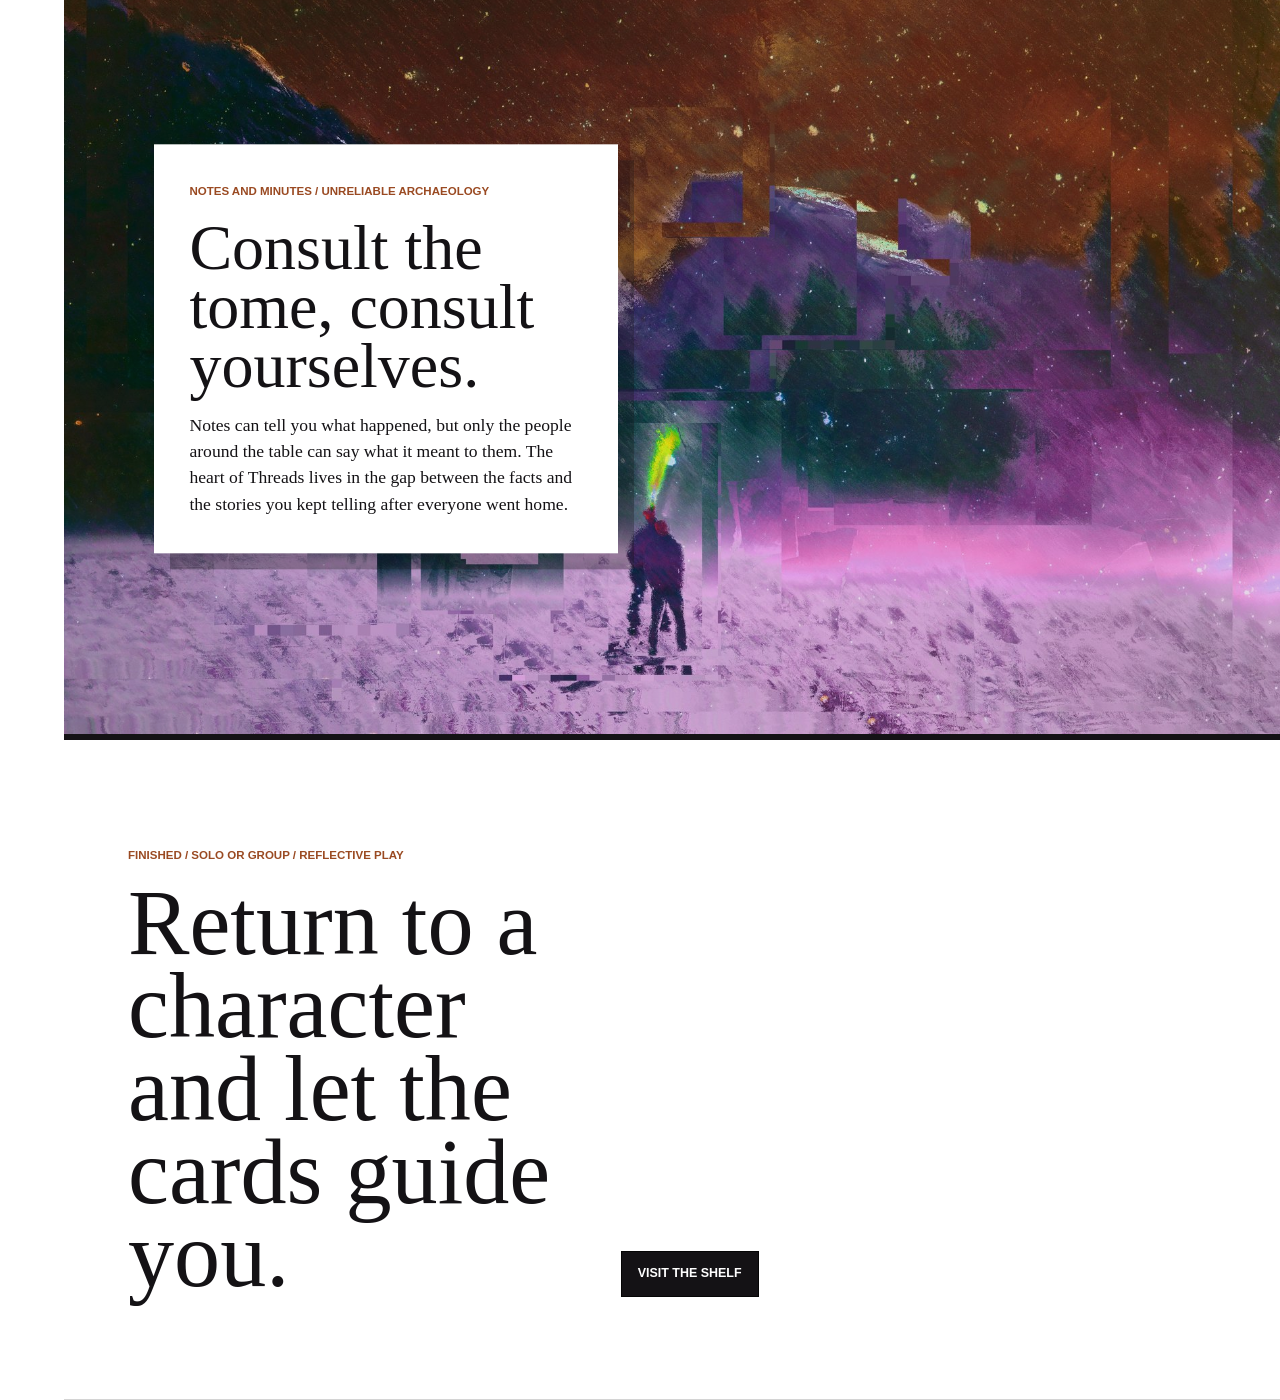
<file: threads.html>
<!doctype html>
<html lang="en">
  <head>
    <meta charset="utf-8">
    <meta name="viewport" content="width=device-width, initial-scale=1">
    <title>Threads | Oddments Games</title>
    <meta
      name="description"
      content="A dedicated page for Threads, a reflective tabletop roleplaying game about returning to retired characters, old campaigns, and the ripples left behind."
    >
    <link rel="icon" href="assets/polyhedral-logo.svg" type="image/svg+xml">
    <link rel="stylesheet" href="styles.css">
  </head>
  <body class="threads-page" data-cy="page-threads">
    <aside class="page-rail threads-rail" aria-hidden="true" data-cy="page-rail-threads">
      <span>Memory</span>
      <span>Aftermath</span>
      <span>Ripple</span>
    </aside>

    <header class="site-header threads-header" id="top" data-cy="site-header">
      <div class="brand" data-cy="site-brand">
        <div class="logo-stack" aria-label="Project links" data-cy="logo-stack">
          <a
            class="logo-link logo-link-poly"
            href="https://bastardcrew.itch.io"
            target="_blank"
            rel="noreferrer"
            aria-label="Open Bastard Crew Games on itch.io"
            data-cy="logo-bastard-crew"
          >
            <img src="assets/polyhedral-logo.svg" alt="">
          </a>
          <a
            class="logo-link logo-link-oddments"
            href="https://oddmentsoh.itch.io/"
            target="_blank"
            rel="noreferrer"
            aria-label="Open Oddments on itch.io"
            data-cy="logo-oddments"
          >
            <img src="assets/oddments-logomark.svg" alt="">
          </a>
        </div>
        <a class="brand-copy" href="index.html" aria-label="Bastard Crew Games home" data-cy="brand-home-link">
          <strong>Bastard Crew x Oddments</strong>
          <small>memory / aftermath / old stories</small>
        </a>
      </div>
      <nav class="main-nav" aria-label="Threads page navigation" data-cy="primary-nav">
        <a href="index.html#books" data-cy="nav-books">Books</a>
        <a href="#notes" data-cy="nav-notes">Notes</a>
        <a class="nav-cta" href="#purchase" data-cy="nav-get-it">Get it</a>
      </nav>
    </header>

    <main>
      <section class="threads-hero" aria-labelledby="threads-title" data-cy="threads-hero">
        <div class="threads-hero-copy" data-cy="threads-hero-copy">
          <p class="eyebrow">Post-campaign play / memory map</p>
          <h1 id="threads-title" data-cy="threads-hero-title">Threads</h1>
          <p>
            A reflective tabletop roleplaying game about returning to a retired character
            and asking: What did the world do when we stopped watching?
          </p>
          <div class="threads-actions">
            <a class="button primary" href="#notes" data-cy="threads-read-notes">Read the notes</a>
            <a class="button secondary" href="#purchase" data-cy="threads-find-book">Find the book</a>
          </div>
        </div>

        <div class="threads-hero-art" aria-label="Tarot artwork from Threads" data-cy="threads-hero-art">
          <img class="threads-field" src="assets/threads-tarot.jpg" alt="Tarot figure artwork from Threads">
          <div class="threads-rule rule-one" aria-hidden="true"></div>
          <div class="threads-rule rule-two" aria-hidden="true"></div>
        </div>
      </section>

      <section class="threads-intro" aria-labelledby="threads-intro-title" data-cy="threads-intro-section">
        <div>
          <p class="eyebrow">What next? / after the applause</p>
          <h2 id="threads-intro-title" data-cy="threads-intro-title">The campaign ended, but the world did not.</h2>
        </div>
        <div class="threads-intro-panel" data-cy="threads-intro-panel">
          <p>
            Threads asks players to cast a nostalgic eye back to old campaigns, picking up on worlds where old 
            characters have become legends, and the places they changed have kept on changing in their wake.
          </p>
          <p>
            Play moves over months, years, or decades, building vignettes from the memories of the people and places you
            touched on your rise to power, or your fall from grace. 
          </p>
          <p>  
            The game is designed to be played solo, as an introspective journalling exercise, 
            or as a group of friends reminiscing about a shared world.
          </p>
        </div>
      </section>

      <section class="threads-memory-spread" id="notes" aria-labelledby="threads-memory-title" data-cy="threads-notes-section">
        <img src="assets/threads-glitched-mountains.jpg" alt="Glitched figure standing before mountains">
        <div class="threads-memory-card" data-cy="threads-notes-card">
          <p class="eyebrow">Notes and minutes / unreliable archaeology</p>
          <h2 id="threads-memory-title" data-cy="threads-notes-title">Consult the tome, consult yourselves.</h2>
          <p>
            Notes can tell you what happened, but only the people around the table can say what it meant to them.
            The heart of Threads lives in the gap between the facts and the stories you kept telling after everyone went home.
          </p>
        </div>
      </section>

      <section class="threads-buy" id="purchase" aria-labelledby="threads-buy-title" data-cy="threads-purchase-section">
        <div>
          <p class="eyebrow">Finished / solo or group / reflective play</p>
          <h2 id="threads-buy-title" data-cy="threads-purchase-title">Return to a character and let the cards guide you.</h2>
        </div>
        <a class="button primary" href="https://oddmentsoh.itch.io/" target="_blank" rel="noreferrer" data-cy="threads-visit-shelf">
          Visit the shelf
        </a>
      </section>
    </main>

    <script src="script.js"></script>
  </body>
</html>
</file>
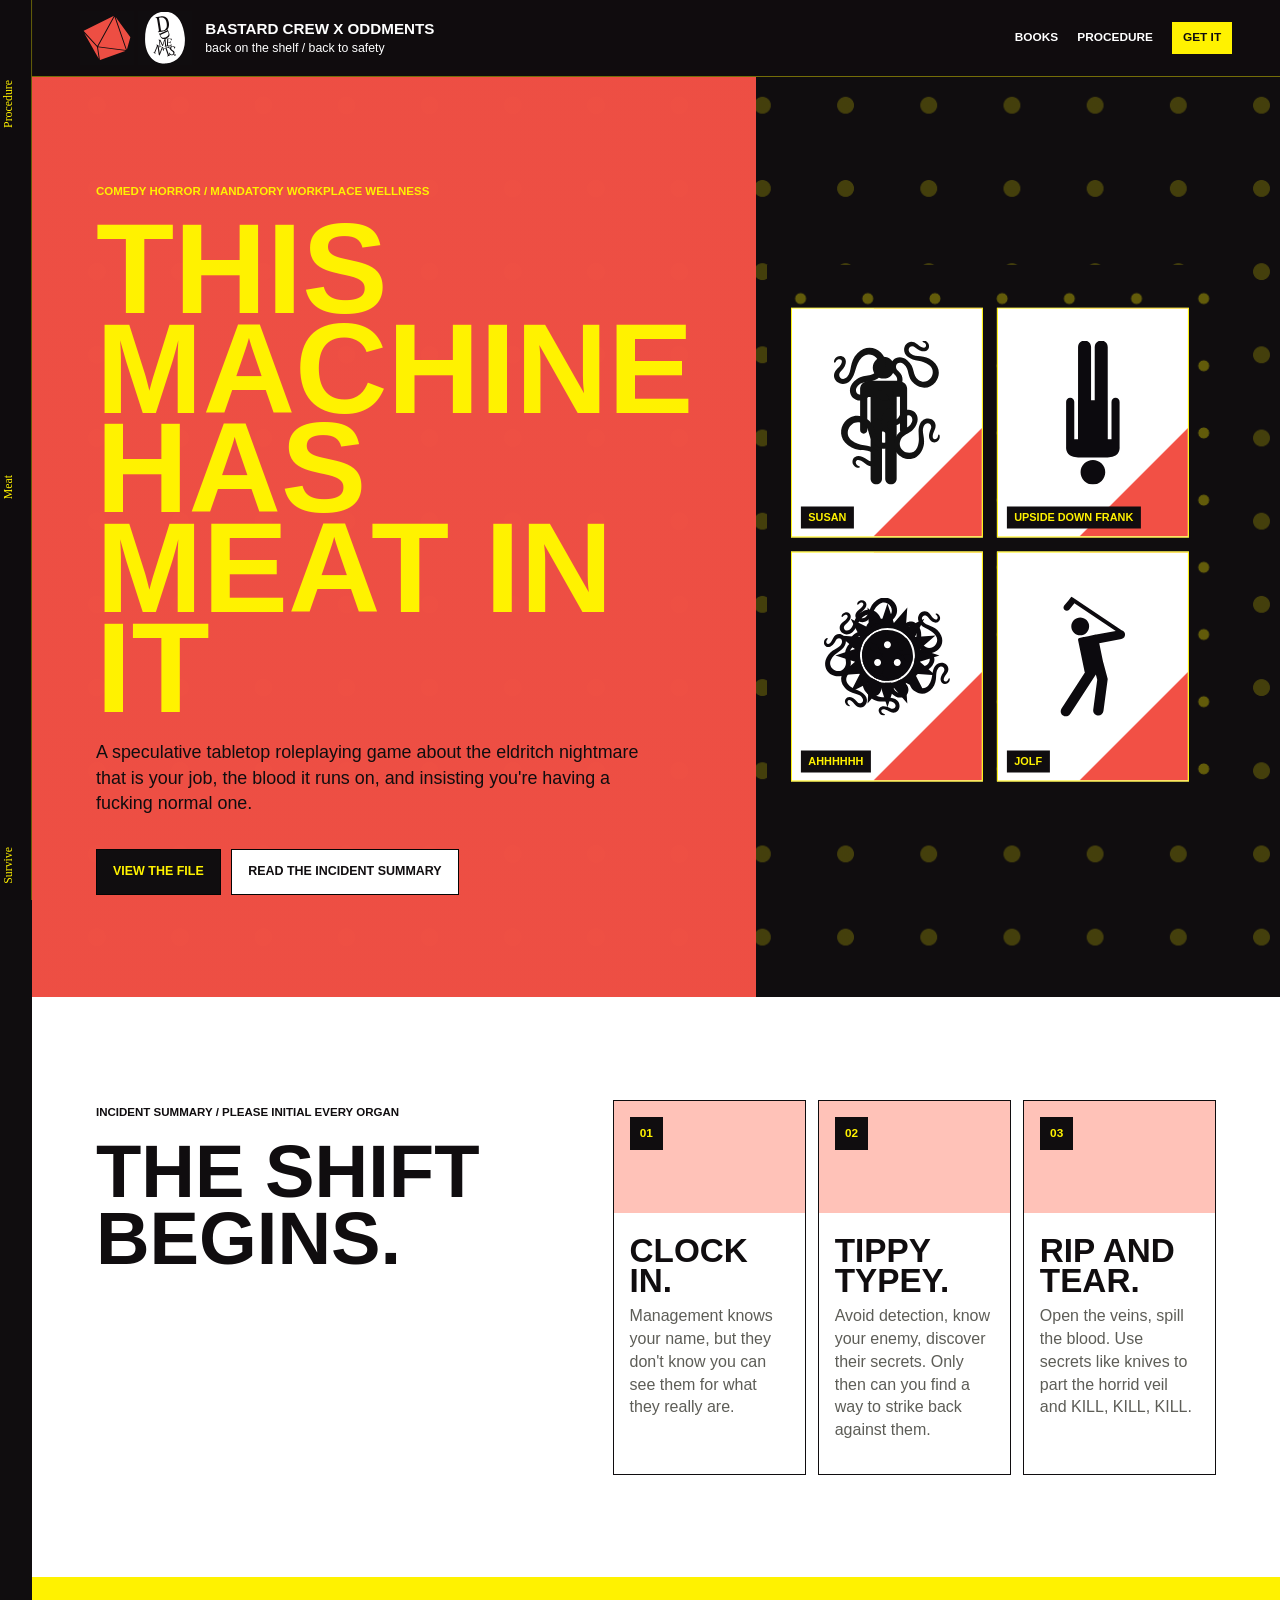
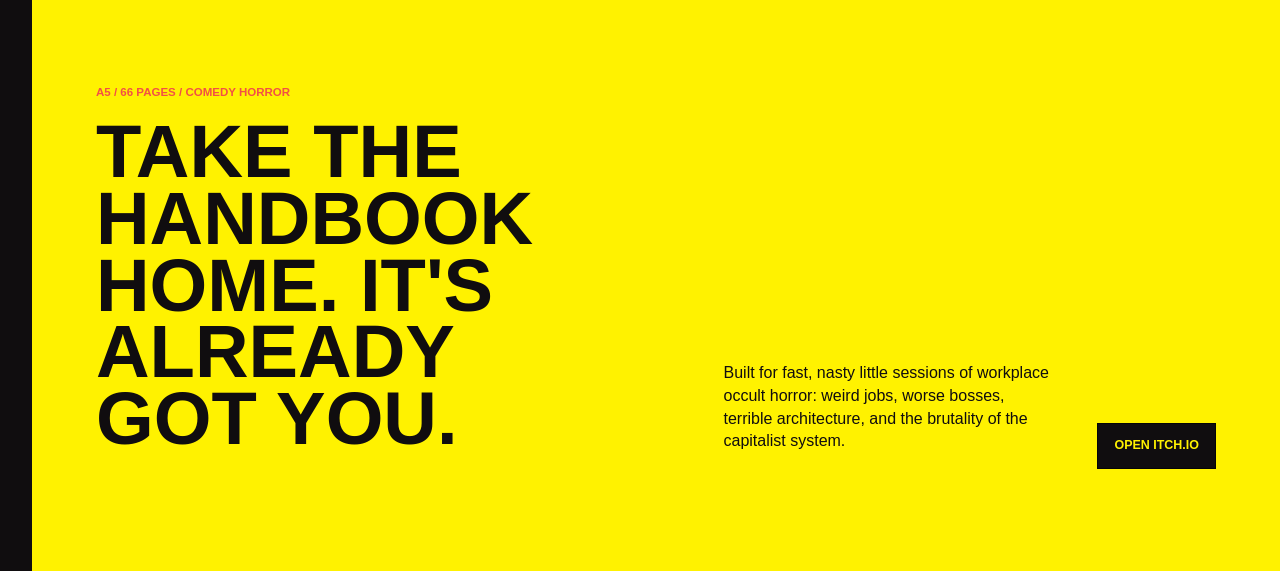
<file: tmhmit.html>
<!doctype html>
<html lang="en">
  <head>
    <meta charset="utf-8">
    <meta name="viewport" content="width=device-width, initial-scale=1">
    <title>This Machine Has Meat In It | Bastard Crew Games</title>
    <meta
      name="description"
      content="A dedicated page for This Machine Has Meat In It, a darkly comic tabletop roleplaying game about work, meat, procedure, and survival."
    >
    <link rel="icon" href="assets/polyhedral-logo.svg" type="image/svg+xml">
    <link rel="stylesheet" href="styles.css">
  </head>
  <body class="machine-page" data-cy="page-tmhmit">
    <aside class="page-rail machine-rail" aria-hidden="true" data-cy="page-rail-tmhmit">
      <span>Procedure</span>
      <span>Meat</span>
      <span>Survive</span>
    </aside>

    <header class="site-header machine-header" id="top" data-cy="site-header">
      <div class="brand" data-cy="site-brand">
        <div class="logo-stack" aria-label="Project links" data-cy="logo-stack">
          <a
            class="logo-link logo-link-poly"
            href="https://bastardcrew.itch.io"
            target="_blank"
            rel="noreferrer"
            aria-label="Open Bastard Crew Games on itch.io"
            data-cy="logo-bastard-crew"
          >
            <img src="assets/polyhedral-logo.svg" alt="">
          </a>
          <a
            class="logo-link logo-link-oddments"
            href="https://oddmentsoh.itch.io/"
            target="_blank"
            rel="noreferrer"
            aria-label="Open Oddments on itch.io"
            data-cy="logo-oddments"
          >
            <img src="assets/oddments-logomark-white.svg" alt="">
          </a>
        </div>
        <a class="brand-copy" href="index.html" aria-label="Bastard Crew Games home" data-cy="brand-home-link">
          <strong>Bastard Crew x Oddments</strong>
          <small>back on the shelf / back to safety</small>
        </a>
      </div>
      <nav class="main-nav" aria-label="This Machine page navigation" data-cy="primary-nav">
        <a href="index.html#books" data-cy="nav-books">Books</a>
        <a href="#procedure" data-cy="nav-procedure">Procedure</a>
        <a class="nav-cta" href="#purchase" data-cy="nav-get-it">Get it</a>
      </nav>
    </header>

    <main>
      <section class="machine-hero" aria-labelledby="machine-title" data-cy="tmhmit-hero">
        <div class="machine-hero-copy" data-cy="tmhmit-hero-copy">
          <p class="eyebrow">Comedy horror / mandatory workplace wellness</p>
          <h1 id="machine-title" data-cy="tmhmit-hero-title">This Machine Has Meat In It</h1>
          <p>
            A speculative tabletop roleplaying game about the eldritch nightmare that is your job,
            the blood it runs on, and insisting you're having a fucking normal one.
          </p>
          <div class="machine-actions">
            <a class="button primary" href="#purchase" data-cy="tmhmit-view-file">View the file</a>
            <a class="button secondary" href="#procedure" data-cy="tmhmit-read-summary">Read the incident summary</a>
          </div>
        </div>

        <div class="machine-glyph-stage" aria-label="This Machine Has Meat In It glyph strip" data-cy="tmhmit-glyph-stage">
          <div class="machine-glyph-strip scroll-float" data-depth="0.08" data-drift="-0.012" data-cy="tmhmit-glyph-strip">
            <figure>
              <img src="assets/tmhmit-vector-tentacle-guy.svg" alt="Tentacle Guy glyph">
              <figcaption>Susan</figcaption>
            </figure>
            <figure>
              <img src="assets/tmhmit-vector-upside-down-man.svg" alt="Upside Down Man glyph">
              <figcaption>Upside Down Frank</figcaption>
            </figure>
            <figure>
              <img src="assets/tmhmit-vector-horror.svg" alt="Horror glyph">
              <figcaption>AHHHHHH</figcaption>
            </figure>
            <figure>
              <img src="assets/tmhmit-vector-golfer.svg" alt="Golfer glyph">
              <figcaption>Jolf</figcaption>
            </figure>
          </div>
        </div>
      </section>

      <section class="machine-reports" id="procedure" aria-labelledby="procedure-title" data-cy="tmhmit-procedure-section">
        <div>
          <p class="eyebrow">Incident summary / please initial every organ</p>
          <h2 id="procedure-title" data-cy="tmhmit-procedure-title">The shift begins.</h2>
        </div>
        <div class="machine-report-grid" data-cy="tmhmit-report-grid">
          <article>
            <span>01</span>
            <h3>Clock in.</h3>
            <p>Management knows your name, but they don't know you can see them for what they really are.</p>
          </article>
          <article>
            <span>02</span>
            <h3>Tippy typey.</h3>
            <p>Avoid detection, know your enemy, discover their secrets. Only then can you find a way to strike back against them.</p>
          </article>
          <article>
            <span>03</span>
            <h3>Rip and tear.</h3>
            <p>Open the veins, spill the blood. Use secrets like knives to part the horrid veil and KILL, KILL, KILL.</p>
          </article>
        </div>
      </section>

      <section class="machine-buy" id="purchase" aria-labelledby="purchase-title" data-cy="tmhmit-purchase-section">
        <div>
          <p class="eyebrow">A5 / 66 pages / comedy horror</p>
          <h2 id="purchase-title" data-cy="tmhmit-purchase-title">Take the handbook home. It's already got you.</h2>
        </div>
        <p>
          Built for fast, nasty little sessions of workplace occult horror: weird jobs,
          worse bosses, terrible architecture, and the brutality of the capitalist system.
        </p>
        <a class="button primary" href="https://bastardcrew.itch.io" target="_blank" rel="noreferrer" data-cy="tmhmit-open-itch">Open itch.io</a>
      </section>
    </main>

    <script src="script.js"></script>
  </body>
</html>
</file>
<file: styles.css>
:root {
  color-scheme:light;
  --black:#050505;
  --ink:#111111;
  --muted:#5d5d57;
  --paper:#ffffff;
  --paper-cool:#ffffff;
  --paper-warm:#ffffff;
  --blue:#0069d9;
  --yellow:#ffe100;
  --red:#f25045;
  --book-hover:#0057d9;
  --green:#00a987;
  --pink:#ff3ea5;
  --teal-dark:#174f52;
  --grey-meat:#8d817c;
  --white:#ffffff
}

* {
  box-sizing:border-box
}

html {
  scroll-behavior:smooth
}

body {
  margin:0;
  background:linear-gradient(90deg,transparent 0 2rem,rgba(5,5,5,0.12) 2rem 2.08rem,transparent 2.08rem),var(--paper);
  color:var(--ink);
  font-family:"Arial Narrow",Arial,"Helvetica Neue",Helvetica,sans-serif;
  line-height:1.42
}

a {
  color:inherit
}

.scroll-float {
  transform:translate3d(var(--float-x,0),var(--float-y,0),0);
  will-change:transform
}

.page-rail {
  position:fixed;
  inset:0 auto 0 0;
  z-index:20;
  display:flex;
  flex-direction:column;
  justify-content:space-between;
  width:2rem;
  padding:5rem 0 1rem;
  border-right:1px solid rgba(5,5,5,0.16);
  background:rgba(255,255,255,0.88);
  color:var(--black);
  font-family:Georgia,"Times New Roman",serif;
  font-size:0.74rem
}

.page-rail span {
  writing-mode:vertical-rl;
  transform:rotate(180deg)
}

.site-header,main,.site-footer {
  margin-left:2rem
}

.site-header {
  position:sticky;
  top:0;
  z-index:10;
  display:grid;
  grid-template-columns:minmax(0,1fr) auto;
  align-items:center;
  gap:1.5rem;
  min-height:4.8rem;
  padding:0 clamp(1rem,4vw,3rem);
  background:rgba(255,255,255,0.94);
  border-bottom:1px solid rgba(5,5,5,0.24)
}

.brand {
  display:inline-grid;
  grid-template-columns:auto minmax(0,1fr);
  align-items:center;
  gap:0.85rem;
  max-width:36rem
}

.logo-stack {
  display:inline-flex;
  align-items:center;
  gap:0.28rem;
  align-self:center
}

.logo-link {
  display:grid;
  width:3.35rem;
  height:3.35rem;
  place-items:center;
  background:var(--paper);
  text-decoration:none;
  transform:scale(1);
  transform-origin:center;
  transition:filter 170ms ease,transform 170ms ease
}

.logo-link.is-logo-hovered,.logo-link:focus-visible {
  position:relative;
  z-index:2;
  filter:contrast(1.08);
  transform:scale(1.16)
}

.logo-link:focus-visible {
  outline:2px solid var(--black);
  outline-offset:0.18rem
}

.logo-link img {
  display:block;
  width:100%;
  height:100%;
  object-fit:contain
}

.logo-link-poly img {
  width:3.02rem;
  height:3.02rem
}

.logo-link-oddments img {
  width:2.62rem;
  height:3.28rem;
  transform:translateY(-0.02rem)
}

.brand-copy {
  text-decoration:none
}

.brand-copy strong,.brand-copy small {
  display:block
}

.brand-copy strong {
  font-size:0.95rem;
  font-weight:900;
  letter-spacing:0;
  text-transform:uppercase
}

.brand-copy small {
  color:var(--muted);
  font-size:0.77rem
}

.main-nav {
  display:flex;
  align-items:center;
  gap:1.2rem;
  font-size:0.74rem;
  font-weight:900;
  text-transform:uppercase
}

.main-nav a {
  position:relative;
  text-decoration:none
}

.main-nav a::after {
  content:"";
  position:absolute;
  left:0;
  right:0;
  bottom:-0.35rem;
  height:0.18rem;
  background:transparent
}

.main-nav a:hover::after,.main-nav a:focus-visible::after {
  background:var(--black)
}

.nav-cta {
  padding:0.48rem 0.68rem;
  background:var(--black);
  color:var(--paper)
}

.hero {
  position:relative;
  display:grid;
  grid-template-columns:minmax(0,0.92fr) minmax(21rem,1fr);
  min-height:calc(100svh - 4.8rem);
  overflow:hidden
}

.hero::before {
  content:"";
  position:absolute;
  z-index:0;
  top:6.8rem;
  left:45%;
  width:18rem;
  height:2.4rem;
  background:var(--yellow)
}

.hero-copy {
  position:relative;
  z-index:1;
  display:flex;
  flex-direction:column;
  justify-content:center;
  min-width:0;
  padding:clamp(3rem,8vw,7rem) clamp(1.2rem,5vw,4.5rem)
}

.eyebrow {
  display:inline-flex;
  width:fit-content;
  margin:0 0 1.2rem;
  color:var(--black);
  font-size:0.72rem;
  font-weight:900;
  letter-spacing:0;
  text-transform:uppercase
}

h1,h2,h3,p {
  margin-top:0
}

h1 {
  max-width:10ch;
  margin-bottom:1.4rem;
  font-size:clamp(3.2rem,7.2vw,7.6rem);
  font-weight:900;
  letter-spacing:0;
  line-height:0.83;
  text-transform:uppercase
}

h2 {
  max-width:13ch;
  margin-bottom:1rem;
  font-size:clamp(2.2rem,5vw,5.6rem);
  font-weight:900;
  letter-spacing:0;
  line-height:0.9;
  text-transform:uppercase
}

h3 {
  margin-bottom:0.6rem;
  font-size:1.14rem;
  font-weight:900;
  letter-spacing:0;
  line-height:1.05;
  text-transform:uppercase
}

.hero-copy p:not(.eyebrow) {
  max-width:39rem;
  color:var(--muted);
  font-size:1rem
}

.hero-jp {
  margin-top:1.4rem;
  color:var(--black) !important;
  font-size:0.92rem !important;
  font-weight:900;
  letter-spacing:0
}

.hero-actions {
  display:flex;
  flex-wrap:wrap;
  gap:0.65rem;
  margin-top:2rem
}

.button {
  display:inline-flex;
  align-items:center;
  justify-content:center;
  min-height:2.9rem;
  padding:0.8rem 1rem;
  border:1px solid var(--black);
  font-size:0.78rem;
  font-weight:900;
  text-decoration:none;
  text-transform:uppercase
}

.button.primary {
  background:var(--black);
  color:var(--paper)
}

.button.secondary {
  background:transparent
}

.button.secondary:hover,.button.secondary:focus-visible {
  background:var(--yellow);
  outline:0
}

.hero-art {
  position:relative;
  min-height:38rem;
  background:linear-gradient(90deg,transparent 0 calc(100% - 7.5rem),rgba(5,5,5,0.1) calc(100% - 7.5rem) calc(100% - 7.36rem),transparent calc(100% - 7.36rem)),linear-gradient(90deg,transparent 0 calc(100% - 4.7rem),rgba(5,5,5,0.1) calc(100% - 4.7rem) calc(100% - 4.56rem),transparent calc(100% - 4.56rem)),var(--white);
  overflow:hidden
}

.hero-glyph {
  position:absolute;
  inset:6% 4% 15% 13%
}

.hero-glyph::before,.hero-glyph::after {
  content:"";
  position:absolute;
  inset:0;
  background-position:center;
  background-repeat:no-repeat;
  background-size:contain
}

.hero-glyph::before {
  background-image:url("assets/vector-eye.svg")
}

.hero-glyph::after {
  background-image:url("assets/vector-eye-closed.svg");
  opacity:0
}

.hero-glyph span {
  display:none
}

.hero-glyph.is-blinking::before {
  animation:hero-eye-open 420ms steps(1,end)
}

.hero-glyph.is-blinking::after {
  animation:hero-eye-closed 420ms steps(1,end)
}

@keyframes hero-eye-open {
  0%,100% {
    opacity:1
  }

  35%,66% {
    opacity:0
  }

}

@keyframes hero-eye-closed {
  0%,100% {
    opacity:0
  }

  35%,66% {
    opacity:1
  }

}

.glyph-ring {
  position:absolute;
  top:0;
  right:1%;
  width:min(38vw,31rem);
  aspect-ratio:1;
  border:clamp(1.6rem,3vw,2.6rem) solid var(--black);
  border-right-color:transparent;
  border-radius:50%
}

.glyph-shelf,.glyph-cross,.glyph-stem {
  position:absolute;
  background:var(--black)
}

.glyph-shelf {
  top:35%;
  right:0;
  width:52%;
  height:clamp(1.1rem,2vw,1.9rem)
}

.glyph-stem {
  bottom:3%;
  right:31%;
  width:clamp(1.6rem,3vw,2.4rem);
  height:45%
}

.glyph-cross {
  bottom:21%;
  right:-2%;
  width:70%;
  height:clamp(1.5rem,2.7vw,2.4rem)
}

.hero-tabs {
  position:absolute;
  top:0;
  right:1.4rem;
  display:grid;
  grid-template-columns:repeat(3,1.25rem);
  gap:0.35rem;
  height:15rem
}

.hero-tabs span {
  background:radial-gradient(circle,var(--black) 0 0.22rem,transparent 0.25rem) 50% 2rem / 100% 1.2rem repeat-y,var(--paper-cool);
  box-shadow:-0.2rem 0 0 rgba(5,5,5,0.06)
}

.book-cover span {
  font-size:0.68rem;
  font-weight:900;
  text-transform:uppercase
}

.vertical-note {
  position:absolute;
  right:5.4rem;
  bottom:17%;
  color:var(--black);
  font-size:1rem;
  font-weight:900;
  letter-spacing:0;
  line-height:1.25;
  writing-mode:vertical-rl
}

.award-badges {
  position:absolute;
  left:11%;
  bottom:9%;
  z-index:3;
  display:flex;
  align-items:end;
  gap:clamp(0.45rem,1.2vw,0.75rem)
}

.award-badge {
  display:block;
  width:min(6.4rem,17vw);
  height:auto
}

.award-badge-2024 {
  width:min(5.8rem,15vw)
}

.section {
  padding:clamp(4rem,8vw,7rem) clamp(1.2rem,5vw,4.5rem);
  scroll-margin-top:5.2rem
}

.section-heading {
  display:flex;
  align-items:end;
  justify-content:space-between;
  gap:1rem;
  margin-bottom:2.4rem
}

.books-section {
  background:var(--paper)
}

.book-grid {
  display:grid;
  grid-template-columns:repeat(auto-fit,minmax(13.5rem,1fr));
  gap:clamp(1rem,2vw,1.4rem)
}

.book-card {
  padding:1rem;
  --tilt-x:0deg;
  --tilt-y:0deg;
  --lift:0px;
  position:relative;
  isolation:isolate;
  display:grid;
  grid-template-rows:auto 1fr;
  gap:1.1rem;
  min-height:31rem;
  padding:0;
  background:transparent;
  outline:0;
  transform:translateY(var(--lift));
  transition:filter 180ms ease,transform 180ms ease
}

.book-card::after {
  content:"";
  position:absolute;
  inset:0;
  z-index:-1;
  background:var(--book-hover);
  opacity:0;
  transform:translate(0.28rem,0.28rem);
  transition:opacity 180ms ease,transform 180ms ease
}

.book-card.is-hovered,.book-card:focus-visible,.book-card:focus-within {
  --lift:-4px
}

.book-card.is-hovered::after,.book-card:focus-visible::after,.book-card:focus-within::after {
  opacity:1;
  transform:translate(0,0)
}

.book-card:focus-visible,.book-card:focus-within {
  outline:2px solid var(--black);
  outline-offset:0
}

.book-card-link {
  position:absolute;
  inset:0;
  z-index:2;
  text-decoration:none
}

.book-cover {
  position:relative;
  display:flex;
  flex-direction:column;
  justify-content:space-between;
  width:100%;
  aspect-ratio:0.76;
  padding:1rem;
  background:var(--white);
  color:var(--black);
  overflow:hidden;
  transform:perspective(900px) rotateX(var(--tilt-x)) rotateY(var(--tilt-y));
  transform-origin:center;
  transition:filter 180ms ease,transform 180ms ease
}

.book-cover-image {
  display:block;
  width:100%;
  height:auto;
  padding:clamp(0.55rem,1.2vw,0.8rem);
  border:0;
  object-fit:contain;
  background:var(--white);
  transition:background 180ms ease,filter 180ms ease,transform 180ms ease
}

.book-card.is-hovered .book-cover,.book-card:focus-visible .book-cover,.book-card:focus-within .book-cover {
  filter:saturate(1.04) contrast(1.03)
}

.book-card.is-hovered .book-cover-image,.book-card:focus-visible .book-cover-image,.book-card:focus-within .book-cover-image {
  background:var(--book-hover)
}

.cover-machine {
  background:linear-gradient(rgba(242,80,69,0.88),rgba(242,80,69,0.88)),url("assets/tmhmit-banner-eyes.png") center / cover,var(--red);
  color:var(--yellow)
}

.cover-machine::before {
  content:"";
  position:absolute;
  inset:auto 1rem 1rem auto;
  width:5.5rem;
  aspect-ratio:1;
  background:url("assets/tmhmit-awards-badge.png") center / contain no-repeat
}

.cover-memo {
  background:linear-gradient(90deg,var(--red) 0 0.65rem,transparent 0.65rem),linear-gradient(0deg,transparent 0 82%,var(--paper-warm) 82% 100%),var(--white);
  color:var(--black)
}

.cover-clock {
  background:var(--yellow);
  color:var(--black)
}

.cover-memo::before {
  content:"";
  position:absolute;
  top:21%;
  left:1.25rem;
  width:78%;
  height:0.9rem;
  background:var(--black);
  box-shadow:0 2.3rem 0 var(--black),0 4.6rem 0 var(--black)
}

.cover-gold {
  background:linear-gradient(0deg,#5a5a56 0 100%),#5a5a56;
  color:var(--yellow)
}

.cover-gold::before {
  content:"";
  position:absolute;
  top:19%;
  left:20%;
  width:3.7rem;
  aspect-ratio:1;
  border-radius:50%;
  background:var(--yellow)
}

.cover-gold::after {
  content:"";
  position:absolute;
  inset:9% 14% auto auto;
  width:1px;
  height:68%;
  background:var(--yellow)
}

.book-cover strong {
  position:relative;
  z-index:1;
  max-width:8ch;
  font-size:1.48rem;
  font-weight:900;
  line-height:0.92;
  text-transform:uppercase
}

.book-card {
  display:grid;
  grid-template-rows:auto 1fr auto;
  padding:0.5rem;
}

.book-card p {
  color:var(--muted);
  font-size:0.95rem;
  transition:color 180ms ease
}

.book-card h3 {
  color:var(--black);
  text-decoration:underline;
  text-decoration-color:transparent;
  text-decoration-thickness:0.14em;
  text-underline-offset:0.16em;
  transition:color 180ms ease,text-decoration-color 180ms ease
}

.book-card.is-hovered h3,.book-card:focus-visible h3,.book-card:focus-within h3 {
  color:var(--white);
  text-decoration-color:var(--white)
}

.book-card.is-hovered p,.book-card:focus-visible p,.book-card:focus-within p {
  color:var(--white)
}

.book-meta {
  display:flex;
  flex-wrap:wrap;
  gap:0.35rem;
  margin-top:1rem;
  font-size:0.68rem;
  font-weight:900;
  text-transform:uppercase
}

.book-meta span {
  padding:0.24rem 0.35rem;
  background:var(--black);
  color:var(--paper);
  transition:background 180ms ease,color 180ms ease
}

.book-card.is-hovered .book-meta span,.book-card:focus-visible .book-meta span,.book-card:focus-within .book-meta span {
  background:var(--white);
  color:var(--book-hover)
}

.tools-section {
  background:var(--black);
  color:var(--white)
}

.tools-section .section-heading {
  align-items:start
}

.tools-section .eyebrow {
  color:var(--yellow)
}

.tool-card {
  position:relative;
  display:grid;
  grid-template-columns:minmax(8rem,0.32fr) minmax(0,1fr) auto;
  align-items:stretch;
  gap:0;
  border:1px solid var(--white);
  background:var(--black)
}

.tool-card-mark {
  display:grid;
  align-content:space-between;
  min-height:18rem;
  padding:1rem;
  border-right:1px solid var(--white);
  background:repeating-linear-gradient( 90deg,transparent 0 1.1rem,rgba(255,225,0,0.82) 1.1rem 1.35rem ),var(--black);
  color:var(--yellow);
  font-weight:900;
  line-height:0.88;
  text-transform:uppercase
}

.tool-card-mark span:first-child {
  font-size:clamp(4.5rem,11vw,10rem)
}

.tool-card-mark span:last-child {
  justify-self:end;
  font-size:clamp(1.6rem,4vw,3.4rem)
}

.tool-card-copy {
  display:grid;
  align-content:center;
  gap:1rem;
  padding:clamp(1.4rem,4vw,3.6rem)
}

.tool-card-copy h3 {
  max-width:12ch;
  margin:0;
  color:var(--white);
  font-size:clamp(2.6rem,8vw,7rem);
  font-weight:900;
  line-height:0.9;
  text-transform:uppercase
}

.tool-card-copy p:not(.eyebrow) {
  max-width:42rem;
  margin:0;
  color:#d8d8d8;
  font-size:clamp(1rem,1.5vw,1.2rem)
}

.tool-card .button {
  align-self:end;
  margin:clamp(1rem,2vw,1.4rem);
  background:var(--yellow);
  color:var(--black)
}

.machine-page {
  --machine-red:#f25045;
  --machine-yellow:#fff200;
  --machine-dark:#100d0f;
  --machine-meat:#8d817c;
  --machine-pink:#ffc2b8;
  background:linear-gradient(90deg,transparent 0 2rem,rgba(255,242,0,0.28) 2rem 2.08rem,transparent 2.08rem),var(--machine-dark);
  color:var(--paper)
}

.machine-page .site-header {
  background:rgba(16,13,15,0.94);
  border-bottom-color:rgba(255,242,0,0.42)
}

.machine-page .brand-copy small,.machine-page .main-nav a {
  color:var(--paper)
}

.machine-page .nav-cta {
  background:var(--machine-yellow);
  color:var(--machine-dark)
}

.machine-page .main-nav .nav-cta {
  color:var(--machine-dark)
}

.machine-page .logo-link {
  background:var(--machine-dark)
}

.machine-rail {
  border-right-color:rgba(255,242,0,0.34);
  background:rgba(16,13,15,0.92);
  color:var(--machine-yellow)
}

.machine-hero {
  position:relative;
  display:grid;
  grid-template-columns:minmax(0,0.9fr) minmax(20rem,0.78fr);
  gap:clamp(2rem,5vw,6rem);
  min-height:calc(100svh - 4.8rem);
  padding:clamp(4rem,8vw,7rem) clamp(1.2rem,5vw,4.5rem);
  background:linear-gradient(90deg,rgba(242,80,69,0.98) 0 58%,transparent 58%),radial-gradient(circle at 78% 34%,rgba(255,242,0,0.22) 0 0.5rem,transparent 0.55rem) 0 0 / 5.2rem 5.2rem,var(--machine-dark);
  overflow:hidden
}

.machine-hero-copy {
  position:relative;
  z-index:1;
  align-self:center;
  max-width:48rem
}

.machine-hero .eyebrow,.meat-reveal .eyebrow,.machine-buy .eyebrow {
  color:var(--machine-yellow)
}

.machine-reports .eyebrow {
  color:var(--machine-dark)
}

.machine-hero h1 {
  max-width:8.5ch;
  color:var(--machine-yellow);
  font-size:clamp(4.5rem,10vw,10.5rem);
  line-height:0.78
}

.machine-hero-copy p:not(.eyebrow) {
  max-width:37rem;
  color:var(--machine-dark);
  font-size:clamp(1rem,1.4vw,1.22rem)
}

.machine-actions {
  display:flex;
  flex-wrap:wrap;
  gap:0.65rem;
  margin-top:2rem
}

.machine-page .button.primary {
  background:var(--machine-dark);
  color:var(--machine-yellow)
}

.machine-page .button.secondary {
  background:var(--paper);
  color:var(--machine-dark)
}

.machine-glyph-stage {
  position:relative;
  z-index:1;
  display:grid;
  align-self:center;
  margin-left:clamp(1.5rem,3.2vw,4rem);
  min-height:34rem;
  padding:clamp(1rem,2vw,1.6rem);
  background:radial-gradient(circle,rgba(255,242,0,0.34) 0 0.32rem,transparent 0.36rem) 0 0 / 4.2rem 4.2rem,var(--machine-dark)
}

.machine-glyph-strip {
  position:relative;
  z-index:1;
  display:grid;
  grid-template-columns:repeat(2,minmax(0,1fr));
  gap:0.85rem;
  width:min(38rem,100%);
  align-self:center;
  justify-self:center
}

.machine-glyph-strip figure {
  position:relative;
  display:grid;
  min-height:clamp(12rem,18vw,17rem);
  margin:0;
  border:1px solid var(--machine-yellow);
  background:linear-gradient(135deg,transparent 0 74%,var(--machine-red) 74%),var(--paper)
}

.machine-glyph-strip img {
  display:block;
  width:100%;
  height:100%;
  max-height:13rem;
  padding:clamp(1.1rem,3vw,2rem);
  object-fit:contain;
  filter:contrast(1.08)
}

.machine-glyph-strip figcaption {
  position:absolute;
  left:0.55rem;
  bottom:0.55rem;
  max-width:calc(100% - 1.1rem);
  padding:0.34rem 0.48rem;
  background:var(--machine-dark);
  color:var(--machine-yellow);
  font-size:0.68rem;
  font-weight:900;
  line-height:1;
  text-transform:uppercase
}

.machine-reports {
  display:grid;
  grid-template-columns:minmax(0,0.75fr) minmax(0,1fr);
  gap:clamp(2rem,5vw,5rem);
  padding:clamp(4rem,8vw,7rem) clamp(1.2rem,5vw,4.5rem);
  background:var(--paper);
  color:var(--machine-dark)
}

.machine-reports h2,.machine-buy h2 {
  font-size:clamp(2.6rem,5.8vw,6rem);
  line-height:0.9
}

.machine-report-grid {
  display:grid;
  grid-template-columns:repeat(3,minmax(0,1fr));
  gap:0.75rem
}

.machine-report-grid article {
  min-height:20rem;
  padding:1rem;
  border:1px solid var(--machine-dark);
  background:linear-gradient(0deg,transparent 0 70%,var(--machine-pink) 70%),var(--white)
}

.machine-report-grid span {
  display:inline-grid;
  width:2.1rem;
  aspect-ratio:1;
  place-items:center;
  background:var(--machine-dark);
  color:var(--machine-yellow);
  font-size:0.74rem;
  font-weight:900
}

.machine-report-grid h3 {
  margin-top:5.35rem;
  font-size:clamp(1.55rem,2.6vw,2.5rem);
  line-height:0.9
}

.machine-report-grid p {
  color:var(--muted)
}

.meat-reveal {
  min-height:300vh;
  background:linear-gradient(90deg,var(--machine-red) 0 0.75rem,transparent 0.75rem),var(--machine-dark)
}

.meat-reveal-sticky {
  position:sticky;
  top:4.8rem;
  display:grid;
  min-height:calc(100svh - 4.8rem);
  padding:clamp(3rem,6vw,5rem) clamp(1.2rem,5vw,4.5rem);
  overflow:hidden
}

.meat-reveal h2 {
  position:relative;
  z-index:2;
  max-width:12ch;
  color:var(--paper);
  font-size:clamp(2.4rem,5vw,5.6rem);
  line-height:0.9
}

.meat-text-field {
  position:absolute;
  inset:-70% -5vw -78% -4vw;
  display:grid;
  grid-template-columns:repeat(48,minmax(0,1fr));
  gap:clamp(0rem,0.04vw,0.04rem);
  align-items:stretch;
  overflow:hidden
}

.meat-reveal-column {
  position:relative;
  z-index:1;
  display:grid;
  grid-auto-rows:minmax(0,auto);
  justify-items:center;
  gap:clamp(0.18rem,0.64vh,0.48rem);
  min-height:100%;
  margin:0;
  color:var(--paper);
  font-weight:900;
  line-height:0.88;
  text-align:center;
  text-transform:uppercase;
  opacity:var(--meat-column-opacity,0.4);
  pointer-events:none;
  transform:translate3d(var(--meat-shift-x,0),var(--meat-shift-y,0),0);
  transition:color 160ms ease,opacity 160ms ease
}

.meat-reveal-column span {
  display:block;
  writing-mode:vertical-rl;
  text-orientation:mixed;
  font-size:clamp(0.82rem,1.18vw,2.08rem);
  letter-spacing:0
}

.meat-reveal-column:nth-child(odd) {
  align-self:start
}

.meat-reveal-column:nth-child(even) {
  align-self:end
}

.kill-english {
  color:var(--kill-english-color,var(--paper));
  transition:color 180ms ease
}

.kill-target {
  color:var(--kill-english-color,var(--paper));
  font-size:clamp(2.55rem,5.8vw,8rem);
  transform:scale(var(--meat-target-scale,0.96));
  transform-origin:center;
  transition:color 180ms ease,opacity 180ms ease,transform 180ms ease
}

.meat-reveal.is-locked .kill-english,.meat-reveal.is-locked .kill-target {
  color:var(--kill-english-color,var(--machine-red))
}

.meat-reveal.is-locked .kill-target {
  transform:scale(1)
}

.machine-buy {
  display:grid;
  grid-template-columns:minmax(0,0.8fr) minmax(16rem,0.45fr) auto;
  align-items:end;
  gap:clamp(1.4rem,4vw,3rem);
  padding:clamp(4rem,8vw,7rem) clamp(1.2rem,5vw,4.5rem);
  background:var(--machine-yellow);
  color:var(--machine-dark)
}

.machine-buy .eyebrow {
  color:var(--machine-red)
}

.machine-buy p {
  max-width:31rem;
  color:var(--machine-dark)
}

.clock-page {
  --clock-yellow:#f5c51f;
  --clock-black:#151316;
  --clock-paper:#ffffff;
  --clock-grey:#dedbd2;
  --clock-red:#f25045;
  background:linear-gradient(90deg,transparent 0 2rem,rgba(21,19,22,0.18) 2rem 2.08rem,transparent 2.08rem),var(--clock-yellow);
  color:var(--clock-black)
}

.clock-page .site-header {
  background:rgba(255,255,255,0.94);
  border-bottom-color:var(--clock-black)
}

.clock-page .nav-cta {
  background:var(--clock-yellow);
  color:var(--clock-black)
}

.clock-rail {
  border-right-color:rgba(21,19,22,0.32);
  background:rgba(255,255,255,0.84)
}

.clock-hero {
  position:relative;
  display:grid;
  grid-template-columns:minmax(0,0.86fr) minmax(20rem,0.74fr);
  min-height:calc(100vh - 5rem);
  background:repeating-linear-gradient(90deg,transparent 0 1.6rem,rgba(21,19,22,0.2) 1.6rem 1.95rem),var(--clock-yellow);
  overflow:hidden
}

.clock-hero-copy {
  position:relative;
  z-index:1;
  display:flex;
  flex-direction:column;
  justify-content:center;
  padding:clamp(4rem,8vw,7rem) clamp(1.2rem,5vw,4.5rem)
}

.clock-hero .eyebrow,.clock-briefing .eyebrow,.clock-status .eyebrow {
  color:var(--clock-black)
}

.clock-hero h1 {
  max-width:7.5ch;
  font-size:clamp(4rem,9.4vw,9.8rem);
  line-height:0.78;
  -webkit-text-stroke:clamp(0.035rem,0.14vw,0.12rem) var(--clock-yellow);
  paint-order:stroke fill;
  text-shadow:0.04em 0.04em 0 rgba(245,197,31,0.78)
}

.clock-hero-copy p:not(.eyebrow) {
  max-width:35rem;
  font-size:clamp(1rem,1.35vw,1.2rem)
}

.clock-actions {
  display:flex;
  flex-wrap:wrap;
  gap:0.7rem;
  margin-top:1.3rem
}

.clock-page .button.primary {
  background:var(--clock-black);
  color:var(--clock-yellow)
}

.clock-page .button.secondary {
  background:var(--clock-paper);
  color:var(--clock-black)
}

.clock-hero-system {
  position:relative;
  display:grid;
  min-height:34rem;
  padding:clamp(2rem,5vw,4rem) clamp(1rem,3vw,2.2rem);
  place-items:center;
  background:radial-gradient(circle,rgba(21,19,22,0.92) 0 0.28rem,transparent 0.31rem) 0 0 / 4.8rem 4.8rem,var(--clock-black)
}

.clock-hero-glyphs {
  position:relative;
  z-index:1;
  display:grid;
  grid-template-columns:repeat(2,minmax(0,1fr));
  gap:clamp(1.25rem,3vw,3rem);
  width:min(42rem,88%);
  background:var(--clock-black)
}

.clock-hero-glyphs figure {
  position:relative;
  display:grid;
  min-height:clamp(12rem,18vw,19rem);
  margin:0;
  padding:0;
  place-items:center
}

.clock-hero-glyphs img {
  display:block;
  width:min(16.5rem,92%);
  max-height:16.5rem
}

.clock-briefing {
  display:grid;
  grid-template-columns:minmax(0,0.78fr) minmax(0,1fr);
  gap:clamp(2rem,5vw,5rem);
  padding:clamp(4rem,8vw,7rem) clamp(1.2rem,5vw,4.5rem);
  background:var(--clock-paper)
}

.clock-briefing h2,.clock-status h2 {
  font-size:clamp(2.8rem,6vw,6rem);
  line-height:0.88
}

.clock-briefing-grid {
  display:grid;
  grid-template-columns:repeat(2,minmax(0,1fr));
  gap:0.75rem
}

.clock-briefing-grid article {
  min-height:17rem;
  padding:1rem;
  border:1px solid var(--clock-black);
  background:linear-gradient(0deg,transparent 0 64%,var(--clock-yellow) 64%),var(--white)
}

.clock-briefing-grid span {
  display:inline-grid;
  width:2.1rem;
  aspect-ratio:1;
  place-items:center;
  background:var(--clock-black);
  color:var(--clock-yellow);
  font-size:0.74rem;
  font-weight:900
}

.clock-briefing-grid h3 {
  margin-top:4.7rem;
  font-size:clamp(1.6rem,2.8vw,2.7rem);
  line-height:0.9
}

.clock-briefing-grid p {
  color:var(--muted)
}

.clock-glyphs {
  display:grid;
  grid-template-columns:repeat(4,minmax(0,1fr));
  gap:1px;
  padding:1px;
  background:var(--clock-black)
}

.clock-glyphs figure {
  position:relative;
  display:grid;
  min-height:19rem;
  margin:0;
  padding:2.2rem;
  place-items:center;
  background:linear-gradient(135deg,transparent 0 68%,var(--clock-yellow) 68%),var(--clock-paper)
}

.clock-glyphs img {
  width:min(10rem,72%);
  max-height:10rem
}

.clock-glyphs figcaption {
  position:absolute;
  left:0.8rem;
  bottom:0.8rem;
  padding:0.38rem 0.5rem;
  background:var(--clock-black);
  color:var(--clock-yellow);
  font-size:0.72rem;
  font-weight:900;
  text-transform:uppercase
}

.clock-status {
  display:grid;
  grid-template-columns:minmax(0,0.8fr) minmax(16rem,0.45fr);
  gap:clamp(2rem,5vw,5rem);
  align-items:end;
  padding:clamp(4rem,8vw,7rem) clamp(1.2rem,5vw,4.5rem);
  background:var(--clock-yellow)
}

.clock-status p:not(.eyebrow) {
  color:var(--clock-black)
}

@media (prefers-reduced-motion:reduce) {
  .book-card,.book-card::after,.book-cover,.hero-glyph::before,.hero-glyph::after,.logo-link,.scroll-float,.book-card h3,.book-card p,.book-meta span {
    transition:none
  }

  .book-card,.book-cover,.scroll-float,.meat-reveal-column {
    transform:none
  }

  .hero-glyph::before,.hero-glyph::after {
    animation:none
  }

  .hero-glyph::before {
    opacity:1
  }

  .hero-glyph::after {
    opacity:0
  }

  .meat-reveal-column {
    opacity:0.42;
    min-height:100%
  }

  .kill-target {
    color:var(--machine-red);
    transform:none
  }

}

.about-section {
  position:relative;
  display:grid;
  grid-template-columns:minmax(0,0.95fr) minmax(8rem,0.28fr) minmax(18rem,0.72fr);
  gap:2rem;
  align-items:stretch;
  background:var(--black);
  color:var(--paper);
  overflow:hidden
}

.about-section .eyebrow {
  color:var(--yellow)
}

.about-section p {
  color:#d5d0c8
}

.about-creature {
  align-self:end;
  width:min(14rem,100%);
  max-height:24rem;
  object-fit:contain;
  filter:invert(1);
  opacity:0.9
}

.stats {
  display:grid;
  gap:0.8rem;
  margin:0
}

.stats div {
  padding:1.25rem;
  border:1px solid rgba(255,255,255,0.3)
}

.stats div:nth-child(2) {
  background:var(--blue);
  border-color:var(--blue)
}

.stats dt {
  font-size:3.4rem;
  font-weight:900;
  line-height:0.9
}

.stats dd {
  margin:0.4rem 0 0;
  color:#d5d0c8;
  font-size:0.74rem;
  font-weight:900;
  text-transform:uppercase
}

.site-footer {
  display:grid;
  grid-template-columns:minmax(0,1fr) minmax(18rem,0.75fr);
  gap:2rem;
  padding:clamp(4rem,8vw,7rem) clamp(1.2rem,5vw,4.5rem);
  background:linear-gradient(90deg,var(--pink) 0 34%,transparent 34%),var(--paper);
  color:var(--black)
}

.signup-form label {
  display:block;
  margin-bottom:0.55rem;
  font-size:0.74rem;
  font-weight:900;
  text-transform:uppercase
}

.signup-form div {
  display:grid;
  grid-template-columns:minmax(0,1fr) auto;
  border:1px solid var(--black);
  background:var(--white)
}

.signup-form input,.signup-form button {
  min-height:3.25rem;
  border:0;
  font:inherit
}

.signup-form input {
  min-width:0;
  padding:0 0.9rem;
  background:transparent
}

.signup-form button {
  padding:0 1rem;
  border-left:1px solid var(--black);
  background:var(--black);
  color:var(--paper);
  font-weight:900;
  text-transform:uppercase
}

.form-note {
  margin-top:0.8rem;
  color:var(--muted);
  font-size:0.86rem
}

.threads-page {
  --threads-paper:#ffffff;
  --threads-ink:#141215;
  --threads-muted:#6f6462;
  --threads-violet:#7f2c83;
  --threads-cyan:#76e7e2;
  --threads-rust:#9a4a22;
  --threads-gold:#c9761d;
  background:var(--threads-paper);
  color:var(--threads-ink)
}

.threads-header {
  background:rgba(255,255,255,0.94)
}

.threads-header .nav-cta {
  background:var(--threads-ink);
  color:var(--threads-paper)
}

.threads-rail {
  background:rgba(255,255,255,0.9);
  color:var(--threads-ink)
}

.threads-page .eyebrow {
  color:var(--threads-rust)
}

.threads-page h1,.threads-page h2,.threads-page h3 {
  letter-spacing:0
}

.threads-hero {
  display:grid;
  grid-template-columns:minmax(0,0.88fr) minmax(0,1fr);
  min-height:calc(100vh - 5rem);
  margin-left:2rem;
  border-bottom:1px solid rgba(20,18,21,0.18);
  background:linear-gradient(90deg,transparent 0 48%,rgba(20,18,21,0.05) 48% 48.12%,transparent 48.12%),var(--threads-paper)
}

.threads-hero-copy {
  align-self:center;
  padding:clamp(4rem,8vw,8rem) clamp(2rem,6vw,5rem);
  min-width:0
}

.threads-hero h1 {
  max-width:100%;
  margin:0;
  font-family:Georgia,"Times New Roman",serif;
  font-size:clamp(5rem,9.7vw,9.2rem);
  font-weight:400;
  line-height:0.88;
  text-transform:none
}

.threads-hero-copy > p:not(.eyebrow) {
  max-width:34rem;
  margin:1.8rem 0 0;
  font-size:clamp(1.05rem,1.45vw,1.4rem);
  line-height:1.45
}

.threads-actions,.threads-buy {
  display:flex;
  flex-wrap:wrap;
  gap:0.75rem;
  align-items:center;
  margin-top:2rem
}

.threads-actions .button.primary,.threads-buy .button.primary {
  background:var(--threads-ink);
  color:var(--threads-paper)
}

.threads-actions .button.secondary {
  background:var(--threads-paper);
  color:var(--threads-ink)
}

.threads-hero-art {
  position:relative;
  min-height:42rem;
  overflow:hidden;
  background:var(--threads-ink)
}

.threads-field {
  position:absolute;
  inset:0;
  width:100%;
  height:100%;
  object-fit:cover;
  object-position:60% 50%;
  opacity:0.92
}

.threads-rule {
  position:absolute;
  top:0;
  bottom:0;
  width:1px;
  background:rgba(255,255,255,0.78)
}

.threads-rule.rule-one {
  left:10%
}

.threads-rule.rule-two {
  left:13%;
  background:rgba(201,118,29,0.86)
}

.threads-intro,.threads-buy {
  display:grid;
  grid-template-columns:minmax(0,0.72fr) minmax(0,1fr);
  gap:clamp(2rem,5vw,5rem);
  margin-left:2rem;
  padding:clamp(4rem,8vw,7rem) clamp(1.2rem,5vw,5rem);
  border-bottom:1px solid rgba(20,18,21,0.18)
}

.threads-intro h2,.threads-buy h2 {
  max-width:10ch;
  margin:0;
  font-family:Georgia,"Times New Roman",serif;
  font-size:clamp(3rem,7.2vw,7rem);
  font-weight:400;
  line-height:0.9;
  text-transform:none
}

.threads-intro-panel {
  max-width:43rem;
  padding:clamp(1.4rem,3vw,2.5rem);
  border-left:2px solid var(--threads-gold);
  background:#ffffff;
  font-family:Georgia,"Times New Roman",serif;
  font-size:clamp(1.15rem,1.5vw,1.45rem);
  line-height:1.52;
  box-shadow:1rem 1rem 0 rgba(127,44,131,0.14)
}

.threads-intro-panel p {
  margin:0
}

.threads-intro-panel p + p {
  margin-top:1rem
}

.threads-memory-spread {
  position:relative;
  min-height:42rem;
  margin-left:2rem;
  overflow:hidden;
  background:var(--threads-ink)
}

.threads-memory-spread > img {
  width:100%;
  min-height:42rem;
  object-fit:cover;
  opacity:0.9
}

.threads-memory-card {
  position:absolute;
  left:clamp(1.5rem,7vw,7rem);
  top:50%;
  width:min(29rem,calc(100% - 3rem));
  padding:clamp(1.25rem,2.8vw,2.4rem);
  background:#ffffff;
  transform:translateY(-50%);
  box-shadow:1rem 1rem 0 rgba(20,18,21,0.3)
}

.threads-memory-card h2 {
  margin:0;
  font-family:Georgia,"Times New Roman",serif;
  font-size:clamp(2.4rem,5vw,4.8rem);
  font-weight:400;
  line-height:0.92;
  text-transform:none
}

.threads-memory-card p:not(.eyebrow) {
  margin:1rem 0 0;
  font-family:Georgia,"Times New Roman",serif;
  font-size:1.1rem;
  line-height:1.5
}

.threads-buy {
  align-items:end;
  margin-top:0;
  background:#ffffff
}

.threads-buy .button {
  justify-self:start;
  margin-top:0
}

.glyph-page {
  --glyph-black:#050505;
  --glyph-white:#ffffff;
  --glyph-paper:#f4f1e9;
  --glyph-red:#c9342f;
  --glyph-muted:#5a5650;
  --glyph-plate-bg:#323337;
  background:var(--glyph-white);
  color:var(--glyph-black)
}

.glyph-header {
  background:rgba(255,255,255,0.96);
  border-bottom-color:var(--glyph-black)
}

.glyph-header .nav-cta {
  background:var(--glyph-black);
  color:var(--glyph-white)
}

.glyph-rail {
  border-right-color:rgba(5,5,5,0.32);
  background:var(--glyph-white);
  color:var(--glyph-black)
}

.glyph-page .eyebrow {
  color:var(--glyph-red)
}

.glyph-hero {
  display:grid;
  grid-template-columns:minmax(0,0.82fr) minmax(20rem,0.72fr);
  gap:0;
  min-height:calc(100vh - 5rem);
  margin-left:2rem;
  background:linear-gradient(90deg,var(--glyph-white) 0 58%,var(--glyph-plate-bg) 58%);
  overflow:visible
}

.glyph-hero-copy {
  position:relative;
  z-index:2;
  align-self:center;
  padding:clamp(4rem,8vw,8rem) clamp(1.5rem,5vw,4.5rem)
}

.glyph-hero h1 {
  position:relative;
  z-index:3;
  margin:0;
  font-family:Georgia,"Times New Roman",serif;
  font-size:clamp(5rem,14vw,15rem);
  font-weight:700;
  line-height:0.78;
  letter-spacing:0;
  white-space:nowrap
}

.glyph-hero-copy > p:not(.eyebrow) {
  max-width:36rem;
  margin:1.4rem 0 0;
  font-size:clamp(1.05rem,1.35vw,1.32rem);
  line-height:1.45
}

.glyph-actions {
  display:flex;
  flex-wrap:wrap;
  gap:0.75rem;
  margin-top:2rem
}

.glyph-page .button.primary {
  background:var(--glyph-black);
  color:var(--glyph-white)
}

.glyph-page .button.secondary {
  background:var(--glyph-white);
  color:var(--glyph-black)
}

.glyph-cover-stage {
  position:relative;
  z-index:1;
  display:grid;
  align-self:stretch;
  justify-self:stretch;
  width:100%;
  height:100%;
  min-height:calc(100vh - 5rem);
  background:var(--glyph-plate-bg);
  overflow:hidden
}

.glyph-cover-stage img {
  display:block;
  width:100%;
  height:100%;
  min-height:calc(100vh - 5rem);
  aspect-ratio:auto;
  object-fit:cover;
  object-position:center;
  filter:contrast(1.04)
}

.glyph-method,.glyph-buy {
  display:grid;
  grid-template-columns:minmax(0,0.64fr) minmax(0,1.16fr);
  gap:clamp(2rem,4.2vw,4.25rem);
  margin-left:2rem;
  padding:clamp(4rem,8vw,7rem) clamp(1.2rem,5vw,4.5rem);
  overflow:hidden
}

.glyph-method {
  background:var(--glyph-white)
}

.glyph-method > div:first-child {
  min-width:0;
  overflow:hidden
}

.glyph-method h2,.glyph-buy h2 {
  max-width:8.6ch;
  margin:0;
  font-family:Georgia,"Times New Roman",serif;
  font-size:clamp(2.85rem,3.35vw,4.25rem);
  line-height:0.94;
  letter-spacing:0
}

.glyph-method-grid {
  display:grid;
  grid-template-columns:repeat(3,minmax(0,1fr));
  gap:0.8rem
}

.glyph-method-grid article {
  min-height:22rem;
  padding:1rem;
  border:1px solid var(--glyph-black);
  background:linear-gradient(0deg,transparent 0 68%,var(--glyph-black) 68%),var(--glyph-white)
}

.glyph-method-grid span {
  display:inline-grid;
  width:2.1rem;
  aspect-ratio:1;
  place-items:center;
  background:var(--glyph-white);
  color:var(--glyph-black);
  font-size:0.74rem;
  font-weight:900
}

.glyph-method-grid h3 {
  margin-top:6.75rem;
  font-family:Georgia,"Times New Roman",serif;
  font-size:clamp(1.45rem,1.75vw,2.05rem);
  line-height:0.98;
  letter-spacing:0
}

.glyph-method-grid p {
  color:var(--glyph-muted)
}

.glyph-buy {
  align-items:end;
  grid-template-columns:minmax(0,0.84fr) minmax(18rem,1fr);
  min-height:calc(100vh - 5rem);
  background:var(--glyph-black);
  color:var(--glyph-white)
}

.glyph-buy h2 {
  max-width:11.5ch;
  font-size:clamp(3.25rem,5.2vw,6.6rem)
}

.glyph-buy .eyebrow {
  color:var(--glyph-red)
}

.glyph-buy-panel {
  display:grid;
  align-self:stretch;
  grid-template-rows:1fr auto;
  gap:clamp(1.2rem,3vw,2rem);
  min-width:0
}

.glyph-vector-field {
  position:relative;
  display:grid;
  min-height:clamp(24rem,48vw,40rem);
  overflow:hidden
}

.glyph-vector-field img {
  position:absolute;
  display:block;
  width:min(36rem,58%);
  max-height:72%;
  object-fit:contain;
  opacity:0.92;
  filter:invert(1) grayscale(1) contrast(1.12)
}

.glyph-vector-field img:nth-child(1) {
  top:2%;
  left:0
}

.glyph-vector-field img:nth-child(2) {
  top:22%;
  right:4%;
  width:min(38rem,62%)
}

.glyph-vector-field img:nth-child(3) {
  right:20%;
  bottom:0;
  width:min(32rem,50%)
}

.glyph-buy .button {
  justify-self:start;
  margin-top:0;
  min-width:min(100%,18rem);
  padding:1rem 1.35rem;
  border:2px solid var(--glyph-white);
  background:var(--glyph-white);
  color:var(--glyph-black);
  text-align:center;
  box-shadow:0.45rem 0.45rem 0 var(--glyph-red)
}

.visually-hidden {
  position:absolute;
  width:1px;
  height:1px;
  padding:0;
  margin:-1px;
  overflow:hidden;
  clip:rect(0 0 0 0);
  white-space:nowrap;
  border:0
}

@media (max-width:980px) {
  .hero,.machine-hero,.machine-reports,.machine-buy,.clock-hero,.clock-briefing,.clock-status,.threads-hero,.threads-intro,.threads-buy,.glyph-hero,.glyph-method,.glyph-buy,.tool-card,.about-section,.site-footer {
    grid-template-columns:1fr
  }

  .hero::before {
    left:auto;
    right:1rem
  }

  .book-grid {
    grid-template-columns:repeat(2,minmax(0,1fr))
  }

  .hero {
    min-height:auto
  }

  .machine-hero {
    background:linear-gradient(0deg,rgba(242,80,69,0.98) 0 58%,transparent 58%),var(--machine-dark)
  }

  .machine-hero h1 {
    max-width:7.6ch
  }

  .machine-report-grid {
    grid-template-columns:1fr
  }

  .machine-report-grid article {
    min-height:15rem
  }

  .machine-report-grid h3 {
    margin-top:3.35rem
  }

  .machine-buy {
    align-items:start
  }

  .clock-briefing-grid,.clock-glyphs {
    grid-template-columns:1fr 1fr
  }

  .clock-hero-system {
    min-height:31rem
  }

  .threads-hero-art {
    min-height:36rem
  }

  .glyph-hero {
    background:linear-gradient(0deg,var(--glyph-plate-bg) 0 42%,var(--glyph-white) 42%)
  }

  .glyph-cover-stage {
    margin-bottom:0
  }

  .glyph-buy {
    min-height:auto
  }

  .glyph-buy h2 {
    max-width:12ch
  }

  .glyph-vector-field {
    min-height:28rem
  }

  .tool-card .button {
    justify-self:start
  }

  .glyph-method-grid {
    grid-template-columns:1fr
  }

}

@media (max-width:680px) {
  body {
    background:var(--paper)
  }

  .scroll-float {
    transform:none !important;
    transition:none;
    will-change:auto
  }

  .page-rail {
    display:none
  }

  .site-header,main,.site-footer {
    margin-left:0
  }

  .site-header {
    grid-template-columns:1fr;
    padding:1rem
  }

  .main-nav {
    width:100%;
    gap:0.8rem;
    overflow-x:auto
  }

  h1 {
    font-size:clamp(3rem,17vw,5rem)
  }

  .hero-art {
    min-height:29rem;
    background:var(--white)
  }

  .hero-tabs,.vertical-note {
    display:none
  }

  .machine-hero,.machine-reports,.meat-reveal-sticky,.machine-buy,.tools-section,.clock-hero-copy,.clock-briefing,.clock-status,.threads-hero-copy,.threads-intro,.threads-buy,.glyph-hero-copy,.glyph-method,.glyph-buy {
    padding-right:1rem;
    padding-left:1rem
  }

  .tool-card-mark {
    min-height:11rem;
    border-right:0;
    border-bottom:1px solid var(--white)
  }

  .tool-card-copy {
    padding:1.1rem
  }

  .tool-card-copy h3 {
    max-width:10ch;
    font-size:clamp(2.4rem,13vw,4rem)
  }

  .tool-card .button {
    width:calc(100% - 2rem);
    margin:0 1rem 1rem
  }

  .machine-hero {
    min-height:auto
  }

  .machine-glyph-stage {
    margin-left:0;
    min-height:27rem
  }

  .machine-glyph-strip {
    grid-template-columns:1fr
  }

  .clock-hero {
    min-height:auto
  }

  .clock-hero h1 {
    font-size:clamp(3.5rem,15vw,5.9rem)
  }

  .clock-hero-system {
    min-height:29rem
  }

  .clock-hero-glyphs {
    width:min(28rem,94%)
  }

  .clock-hero-glyphs figure {
    min-height:12.6rem;
    padding:1rem
  }

  .clock-hero-glyphs img {
    width:min(10.5rem,82%);
    max-height:10.5rem
  }

  .clock-briefing-grid,.clock-glyphs {
    grid-template-columns:1fr
  }

  .threads-hero,.threads-intro,.threads-memory-spread,.threads-buy {
    margin-left:0
  }

  .threads-hero {
    min-height:auto
  }

  .threads-hero h1 {
    font-size:clamp(4rem,18vw,7rem)
  }

  .threads-hero-art {
    min-height:31rem
  }

  .threads-intro-panel {
    font-size:1.06rem
  }

  .threads-memory-card {
    position:relative;
    left:auto;
    top:auto;
    width:auto;
    margin:-10rem 1rem 2rem;
    transform:none
  }

  .glyph-hero,.glyph-method,.glyph-buy {
    margin-left:0
  }

  .glyph-hero {
    min-height:auto;
    background:linear-gradient(0deg,var(--glyph-plate-bg) 0 38%,var(--glyph-white) 38%)
  }

  .glyph-hero h1 {
    font-size:clamp(4rem,22vw,7rem)
  }

  .glyph-cover-stage {
    width:100%;
    margin-bottom:0
  }

  .glyph-method h2,.glyph-buy h2 {
    font-size:clamp(2.6rem,16vw,4.8rem)
  }

  .glyph-buy-panel {
    align-self:auto
  }

  .glyph-vector-field {
    min-height:22rem
  }

  .glyph-vector-field img {
    width:min(21rem,68%);
    max-height:74%
  }

  .glyph-vector-field img:nth-child(2) {
    width:min(22rem,72%)
  }

  .glyph-vector-field img:nth-child(3) {
    right:4%;
    width:min(18rem,56%)
  }

  .glyph-buy .button {
    width:100%
  }

  .glyph-method-grid article {
    min-height:16rem
  }

  .glyph-method-grid h3 {
    margin-top:3.5rem
  }

  .clock-briefing-grid article,.clock-glyphs figure {
    min-height:14rem
  }

  .meat-reveal {
    min-height:240vh
  }

  .meat-text-field {
    inset:-62% -8vw -70%;
    grid-template-columns:repeat(22,minmax(0,1fr));
    gap:0.01rem
  }

  .meat-reveal-column {
    gap:0.2rem
  }

  .meat-reveal-column span {
    font-size:clamp(0.78rem,3.55vw,1.82rem)
  }

  .kill-target {
    font-size:clamp(2.15rem,11.5vw,4.4rem)
  }

  .hero-glyph {
    inset:8% -22% 9% 0
  }

  .book-card {
    min-height:auto
  }

  .book-grid {
    grid-template-columns:1fr
  }

  .book-cover {
    max-width:20rem;
    margin-right:auto;
    margin-left:auto
  }

  .signup-form div {
    grid-template-columns:1fr
  }

  .signup-form button {
    border-top:1px solid var(--black);
    border-left:0
  }

}
</file>
<file: rogue-trader/assets/index-idxoISon.css>
:root{font-family:Inter,ui-sans-serif,system-ui,sans-serif;color:#e8e3d7;background:#0b1012;font-synthesis:none}*{box-sizing:border-box}body{margin:0;background:radial-gradient(circle at top,#24343a 0,#0b1012 42rem);min-height:100vh}main{width:min(1040px,calc(100% - 2rem));margin:auto;padding:4rem 0}header{max-width:42rem;margin-bottom:2.5rem}h1{margin:.15rem 0;font-family:Georgia,serif;font-size:clamp(3rem,10vw,6rem);font-weight:500;letter-spacing:-.05em}h2{margin-top:0;font:500 1.35rem Georgia,serif}.eyebrow{color:#d3a957;text-transform:uppercase;letter-spacing:.18em;font-size:.75rem}.hint{color:#9da8a6;font-size:.85rem}.panel{padding:1.5rem;margin:1rem 0;border:1px solid #3f4c4e;border-radius:14px;background:#131b1de6;box-shadow:0 18px 50px #0005}.identity,.stat-grid,.path-grid{display:grid;gap:1rem;grid-template-columns:repeat(auto-fit,minmax(190px,1fr))}.identity{align-items:start}.identity h2{grid-column:1 / -1;margin-bottom:0}.identity label{align-content:start}.resource-roll-field{display:grid;gap:.45rem;color:#bfc7c5;font-size:.82rem}.resource-roll-control{display:grid;grid-template-columns:minmax(0,1fr) auto;gap:.65rem}.resource-roll-control button{white-space:nowrap}label{display:grid;gap:.45rem;color:#bfc7c5;font-size:.82rem}input,select,textarea{width:100%;border:1px solid #536164;border-radius:8px;padding:.75rem;color:#f6f2e8;background:#101719;font:inherit}textarea{resize:vertical;min-height:6rem}button{border:1px solid #d3a957;border-radius:8px;padding:.7rem .9rem;color:#15120b;background:#d3a957;font:inherit;cursor:pointer}button:hover{filter:brightness(1.08)}button:disabled{cursor:not-allowed;filter:none;opacity:.45}button.quiet{color:#d8d1c1;background:transparent;border-color:#536164}.persistence{display:flex;align-items:center;justify-content:space-between;gap:1rem}.persistence h2,.persistence p{margin-bottom:0}.actions{display:flex;flex-wrap:wrap;justify-content:flex-end;gap:.6rem}.file-input{position:absolute;width:1px;height:1px;overflow:hidden;opacity:0;pointer-events:none}input:focus,select:focus,textarea:focus{outline:2px solid #d3a957;outline-offset:1px}.workflow{margin-top:1.5rem}.progress-copy{display:flex;justify-content:space-between;gap:1rem;color:#bfc7c5;font-size:.82rem}.progress-copy strong{color:#f6f2e8}.progress-track{height:.45rem;margin:.55rem 0 1rem;overflow:hidden;border-radius:1rem;background:#253033}.progress-track span{display:block;height:100%;border-radius:inherit;background:#d3a957;transition:width .2s ease}.workflow ol{display:flex;gap:.75rem;padding:0;margin:0;list-style:none}.workflow li{display:flex;align-items:center;gap:.4rem;margin:0;color:#8f9b99;font-size:.78rem}.workflow li span{display:grid;place-items:center;width:1.45rem;height:1.45rem;border:1px solid #536164;border-radius:50%}.workflow li.complete{color:#b9dec7}.workflow li.complete span{border-color:#74a987;background:#244333}.field-state{color:#d6a58e;font-size:.72rem}.field-state.complete{color:#8ec9a4}fieldset{margin-top:1rem;border:1px solid #394548;border-radius:10px;padding:1rem}legend{padding:0 .4rem;color:#d3a957;font:500 .95rem Georgia,serif}legend span{margin-left:.35rem;color:#9da8a6;font:.72rem Inter,sans-serif}.group-complete{border-color:#527761}.option-grid{display:flex;flex-wrap:wrap;gap:.75rem}.option{display:flex;grid-template-columns:auto 1fr;align-items:center;padding:.65rem .8rem;border-radius:8px;background:#0e1517}.option.selected{box-shadow:inset 0 0 0 1px #d3a957;background:#211d14}.option input{width:auto}.option-cost{margin-left:.35rem;color:#d3a957;font-size:.68rem;white-space:nowrap}.option-detail{flex:1 1 100%;max-width:28rem;padding:.8rem;border-left:2px solid #d3a957;background:#151a19}.option-search{max-width:28rem;margin-bottom:.9rem}.option-scroll{max-height:19rem;overflow:auto;padding:.2rem;scrollbar-color:#536164 #101719}.empty-options{color:#9da8a6}.choice-details{display:grid;grid-template-columns:repeat(auto-fit,minmax(250px,1fr));gap:.8rem;margin-top:1.25rem}.choice-details article{padding:1rem;border:1px solid #394548;border-radius:10px;background:#0e1517}.choice-details h3{margin:.15rem 0 .6rem;color:#f6f2e8;font:500 1rem Georgia,serif}.choice-details p{margin:.4rem 0;color:#bfc7c5;font-size:.82rem;line-height:1.45}.choice-details .detail-kind{color:#d3a957;font-size:.68rem;letter-spacing:.1em;text-transform:uppercase}.choice-details .mechanical{color:#d9e1df}.choice-details .source{color:#8f9b99;font-size:.72rem}.summary{display:grid;grid-template-columns:repeat(3,1fr);gap:1rem;margin:1rem 0}.summary div{display:flex;align-items:baseline;justify-content:space-between;padding:1rem 1.25rem;background:#d3a957;color:#15120b;border-radius:10px}.summary strong{font-size:2rem}.section-heading,.advance-offers-heading{display:flex;align-items:end;justify-content:space-between;gap:1rem}.section-heading label,.advance-offers-heading label{width:min(18rem,100%)}.advance-filters{display:flex;align-items:end;gap:.65rem}.advance-filters label{width:min(15rem,100%)}.characteristics-heading{align-items:start}.characteristics-heading button{flex:0 0 auto;margin-top:.15rem}.advancement-panel h3{margin:1.4rem 0 .7rem;color:#d3a957;font-size:.8rem;letter-spacing:.1em;text-transform:uppercase}.advance-grid{display:grid;grid-template-columns:repeat(auto-fit,minmax(210px,1fr));gap:.7rem}.advance-grid article,.advance-list article{display:flex;align-items:center;justify-content:space-between;gap:.75rem;padding:.8rem;border:1px solid #394548;border-radius:9px;background:#0e1517}.advance-list article.locked{border-style:dashed;background:#101416;opacity:.72}.advance-grid article div,.advance-list article div{display:grid;gap:.2rem}.advance-grid span,.advance-list small{color:#8f9b99;font-size:.7rem}.advance-grid button,.advance-list button{flex:0 0 auto;padding:.5rem .65rem;font-size:.75rem}.advance-list{display:grid;grid-template-columns:repeat(auto-fit,minmax(270px,1fr));gap:.55rem;max-height:25rem;overflow:auto;padding:.15rem}.advance-kind{color:#d3a957;font-size:.62rem;letter-spacing:.1em;text-transform:uppercase}.advance-list small.unmet{color:#e9a08f}.advance-list small.met{color:#8ec9a4}.purchase-ledger{display:grid;gap:.45rem}.purchase-ledger>div{display:grid;grid-template-columns:1fr auto auto;align-items:center;gap:1rem;padding:.6rem .75rem;border-bottom:1px solid #303b3d;color:#c9cfcd;text-transform:capitalize}.purchase-ledger button{padding:.4rem .6rem;font-size:.72rem}.derived-grid{display:grid;grid-template-columns:repeat(auto-fit,minmax(220px,1fr));gap:1.5rem}.derived-grid h3{margin:.75rem 0 .35rem;color:#d3a957;font-size:.8rem;text-transform:uppercase;letter-spacing:.1em}.derived-grid p{margin:.3rem 0;color:#c9cfcd;line-height:1.5}.derived-grid div:first-child p{display:flex;justify-content:space-between;text-transform:capitalize}.reference-groups{display:grid;grid-template-columns:repeat(auto-fit,minmax(240px,1fr));gap:1rem}.reference-groups>div>h3{color:#d3a957;font-size:.8rem;letter-spacing:.1em;text-transform:uppercase}.rule-reference{margin:.55rem 0;border:1px solid #394548;border-radius:8px;background:#0e1517}.rule-reference summary{padding:.7rem .8rem;color:#e8e3d7;cursor:pointer;font-size:.82rem}.rule-reference p{margin:0;padding:0 .8rem .7rem;color:#bfc7c5;font-size:.78rem;line-height:1.45}.rule-reference .mechanical{color:#d9e1df}.rule-reference .prerequisite{color:#f4cd7c}.rule-reference .source{color:#8f9b99;font-size:.7rem}li{margin:.45rem 0}.error{color:#ff9d92}.warning{color:#f4cd7c}.success{color:#9ed6b4}.character-sheet{width:min(1120px,calc(100% - 2rem))}.sheet-toolbar{display:flex;justify-content:flex-end;gap:.65rem;margin-bottom:1rem}.sheet-header{display:flex;align-items:end;justify-content:space-between;max-width:none;padding:2rem;margin:0 0 1rem;border:1px solid #746541;border-radius:14px;background:linear-gradient(135deg,#1c2729,#111719)}.sheet-header h1{font-size:clamp(2.5rem,8vw,5rem)}.sheet-header p{margin:.35rem 0 0;color:#bfc7c5}.sheet-rank{display:grid;min-width:8rem;text-align:center}.sheet-rank span,.sheet-rank small{color:#aeb8b6;text-transform:uppercase;letter-spacing:.12em;font-size:.65rem}.sheet-rank strong{color:#d3a957;font:500 4rem Georgia,serif;line-height:1}.sheet-section{padding:1.25rem;margin:.75rem 0;border:1px solid #3f4c4e;border-radius:12px;background:#131b1df0;break-inside:avoid}.sheet-section h2{padding-bottom:.45rem;margin-bottom:.8rem;border-bottom:1px solid #3f4c4e;color:#d3a957}.sheet-origin dl{display:grid;grid-template-columns:repeat(3,1fr);gap:.8rem;margin:0}.sheet-origin dl div{display:grid;gap:.2rem}.sheet-origin dt,.sheet-resources span,.sheet-characteristics div>span:first-child{color:#99a4a2;font-size:.68rem;letter-spacing:.08em;text-transform:uppercase}.sheet-origin dd{margin:0;color:#f0ece2}.sheet-characteristics{display:grid;grid-template-columns:repeat(9,1fr);gap:.5rem}.sheet-characteristics div{display:grid;place-items:center;gap:.3rem;min-height:5.2rem;padding:.5rem;border:1px solid #465255;border-radius:8px;text-align:center}.sheet-characteristics strong,.sheet-resources strong{font:500 2rem Georgia,serif}.characteristic-bonus{color:#67c6ca;font:inherit;letter-spacing:inherit;text-transform:none;text-shadow:0 0 12px #67c6ca55}.sheet-resources{display:grid;grid-template-columns:repeat(4,1fr);gap:1rem}.sheet-resources h2{grid-column:1 / -1}.sheet-resources div{display:grid;gap:.25rem}.sheet-columns{display:grid;grid-template-columns:repeat(3,1fr);gap:.75rem;align-items:start}.sheet-columns.two-columns{grid-template-columns:repeat(2,1fr)}.sheet-caption{margin:-.25rem 0 .8rem;color:#99a4a2;font-size:.76rem}.skill-table-wrap{overflow-x:auto}.sheet-skills{break-inside:auto}.sheet-skills table{width:100%;border-collapse:collapse;font-size:.78rem}.sheet-skills th,.sheet-skills td{padding:.48rem .55rem;border-bottom:1px solid #303b3d;text-align:left}.sheet-skills th{color:#99a4a2;font-size:.64rem;letter-spacing:.08em;text-transform:uppercase}.sheet-skills th:last-child,.sheet-skills td:last-child{text-align:right}.sheet-skills tr.trained{background:#20251e}.sheet-skills td small{color:#d3a957;font-size:.62rem;text-transform:uppercase}.skill-groups{margin-top:1rem}.skill-groups>h3{margin:0 0 .55rem;color:#d3a957;font-size:.72rem;letter-spacing:.1em;text-transform:uppercase}.skill-group{margin:.45rem 0;border:1px solid #3f4c4e;border-radius:8px;background:#101719}.skill-group summary{display:flex;align-items:center;justify-content:space-between;gap:1rem;padding:.65rem .75rem;cursor:pointer}.skill-group summary span{font-weight:600}.skill-group summary small{color:#99a4a2;font-size:.68rem}.skill-group[open] summary{border-bottom:1px solid #3f4c4e;color:#d3a957}.skill-group .skill-table-wrap{padding:0 .45rem .35rem}.sheet-abilities{display:grid;gap:.55rem;padding:0;margin:0;list-style:none}.sheet-abilities li{display:grid;gap:.2rem;padding-bottom:.55rem;margin:0;border-bottom:1px solid #303b3d}.sheet-abilities span{color:#aeb8b6;font-size:.72rem;line-height:1.4}.sheet-notes{white-space:pre-wrap}.sheet-validation.has-errors{border-color:#a65c54}.character-sheet footer{padding:1rem 0;color:#7f8b89;font-size:.68rem;text-align:center}.power-summary{display:flex;align-items:baseline;gap:.65rem;margin:1rem 0;color:var(--muted)}.power-summary strong{color:var(--gold);font-size:1.5rem}.power-grid{display:grid;grid-template-columns:repeat(auto-fit,minmax(280px,1fr));gap:.75rem}.power-option,.power-card{border:1px solid var(--line);border-radius:10px;background:#ffffff05;padding:.85rem}.power-option{display:flex;align-items:flex-start;gap:.7rem;cursor:pointer}.power-option.selected,.power-card.selected{border-color:var(--gold);background:#d5ae5912}.power-option.disabled{opacity:.58;cursor:not-allowed}.power-option span{display:grid;gap:.3rem}.power-option small,.power-card small{color:var(--muted);text-transform:capitalize}.power-option em{color:var(--text);font-style:normal;font-size:.9rem;line-height:1.4}.power-card>div:first-child{display:flex;justify-content:space-between;gap:1rem}.power-card p{color:var(--muted);font-size:.9rem;line-height:1.45;min-height:4em}.power-controls{display:grid;grid-template-columns:auto 1fr auto;align-items:center;gap:.5rem;text-align:center}.power-controls button{min-width:2.5rem}.discipline-picker{display:grid;grid-template-columns:repeat(3,minmax(0,1fr));gap:.75rem;margin:1rem 0}.discipline-picker h3{grid-column:1 / -1;margin-bottom:0}.technique-slots{display:grid;gap:.75rem}.technique-slot{display:grid;grid-template-columns:minmax(220px,.75fr) minmax(300px,1.25fr);gap:1rem;align-items:start;border:1px solid var(--line);border-radius:10px;padding:.9rem;background:#ffffff05}.technique-detail{display:grid;gap:.25rem}.technique-detail small{color:var(--muted)}.technique-detail p{margin:.25rem 0;color:var(--text);line-height:1.45}.mutation-panel{margin-top:1.5rem}.mutation-event{margin-top:.75rem;border:1px solid var(--line);border-radius:10px;padding:.9rem;background:#ffffff05}.mutation-event-heading,.mutation-roll,.mutation-result{display:flex;align-items:end;flex-wrap:wrap;gap:.75rem}.mutation-event-heading{align-items:baseline;justify-content:space-between}.mutation-event-heading span,.mutation-description p{color:var(--muted)}.mutation-roll label,.mutation-result>label{max-width:220px}.mutation-roll input,.mutation-result input{min-width:0}.mutation-description{flex:1 1 320px;border-left:2px solid var(--gold);padding-left:.8rem}.mutation-description p{margin:.25rem 0 .6rem;line-height:1.45}.sheet-powers>div+div{margin-top:1.25rem}.sheet-powers .sheet-abilities small{display:block;color:var(--muted);margin-top:.2rem;text-transform:capitalize}@media(max-width:700px){main{padding-top:2rem}.summary{grid-template-columns:1fr}.persistence,.section-heading,.advance-offers-heading,.advance-filters{align-items:stretch;flex-direction:column}.actions{justify-content:flex-start}.purchase-ledger>div{grid-template-columns:1fr auto}.purchase-ledger button{grid-column:1 / -1}.discipline-picker,.technique-slot{grid-template-columns:1fr}}@media(max-width:800px){.sheet-header{align-items:start;flex-direction:column}.sheet-rank{margin-top:1rem;text-align:left}.sheet-origin dl,.sheet-columns,.sheet-columns.two-columns{grid-template-columns:1fr}.sheet-characteristics{grid-template-columns:repeat(3,1fr)}.sheet-resources{grid-template-columns:repeat(2,1fr)}}:root{--black: #050505;--ink: #111111;--muted: #575753;--line: #050505;--paper: #ffffff;--yellow: #ffe100;--red: #f25045;--blue: #0057d9;--green: #00a987;--gold: var(--yellow);--text: var(--ink);font-family:Arial Narrow,Arial,Helvetica Neue,Helvetica,sans-serif;color:var(--ink);background:var(--paper)}body{background:linear-gradient(90deg,transparent 0 2rem,rgba(5,5,5,.12) 2rem 2.08rem,transparent 2.08rem),var(--paper);color:var(--ink)}.site-strip{position:sticky;top:0;z-index:20;display:flex;align-items:center;justify-content:space-between;gap:1rem;min-height:4.8rem;padding:0 clamp(1rem,4vw,3rem) 0 clamp(3rem,6vw,4.5rem);border-bottom:1px solid var(--black);background:#fffffff5}.site-mark{display:inline-grid;grid-template-columns:auto auto minmax(0,1fr);align-items:center;gap:.34rem;color:var(--black);text-decoration:none}.site-mark img{display:block;width:3.1rem;height:3.1rem;object-fit:contain;background:var(--paper)}.site-mark span{display:grid;gap:.1rem;margin-left:.5rem}.site-mark strong,.site-return,button{font-weight:900;letter-spacing:0;text-transform:uppercase}.site-mark strong{font-size:.96rem}.site-mark small{color:var(--muted);font-size:.76rem}.site-return{padding:.78rem .9rem;border:1px solid var(--black);background:var(--black);color:var(--paper);font-size:.74rem;text-decoration:none}main,.character-sheet{width:min(1180px,calc(100% - 4rem))}.creator-shell{display:grid;gap:1rem;padding:clamp(3rem,6vw,5rem) 0}.creator-hero{position:relative;max-width:none;min-height:24rem;margin:0 0 1rem;padding:clamp(2rem,5vw,4rem);border:1px solid var(--black);background:linear-gradient(90deg,var(--yellow) 0 8.5rem,transparent 8.5rem),var(--paper);overflow:hidden}.creator-hero:after{content:"RT";position:absolute;right:clamp(1rem,5vw,4rem);bottom:-.18em;color:#0505050d;font-size:clamp(8rem,26vw,23rem);font-weight:900;line-height:.8}.creator-hero>*{position:relative;z-index:1}h1{max-width:9ch;margin:.2rem 0 .7rem;color:var(--black);font-family:Arial Narrow,Arial,Helvetica Neue,Helvetica,sans-serif;font-size:clamp(4rem,13vw,10rem);font-weight:900;line-height:.85;letter-spacing:0;text-transform:uppercase}.creator-hero>p:not(.eyebrow){max-width:38rem;margin:0;color:var(--ink);font-size:clamp(1.05rem,1.5vw,1.25rem)}h2{color:var(--black);font-family:Arial Narrow,Arial,Helvetica Neue,Helvetica,sans-serif;font-size:clamp(1.35rem,2.2vw,2.15rem);font-weight:900;line-height:.95;text-transform:uppercase}h3,.choice-details h3{color:var(--black);font-family:Arial Narrow,Arial,Helvetica Neue,Helvetica,sans-serif;font-weight:900;text-transform:uppercase}.eyebrow,.advance-kind,.choice-details .detail-kind,.advancement-panel h3,.derived-grid h3,.reference-groups>div>h3,legend{color:var(--red);font-family:Arial Narrow,Arial,Helvetica Neue,Helvetica,sans-serif;font-weight:900;letter-spacing:0;text-transform:uppercase}.panel,fieldset,.choice-details article,.advance-grid article,.advance-list article,.rule-reference,.sheet-section,.skill-group,.power-option,.power-card,.technique-slot,.mutation-event{border:1px solid var(--black);border-radius:0;background:var(--paper);box-shadow:none}.panel{padding:clamp(1rem,2.5vw,1.8rem);margin:0}.persistence{border-left:1rem solid var(--yellow)}.hint,label,.choice-details p,.derived-grid p,.rule-reference p,.power-card p,.mutation-event-heading span,.mutation-description p{color:var(--muted)}input,select,textarea{border:1px solid var(--black);border-radius:0;background:var(--paper);color:var(--black)}input:focus,select:focus,textarea:focus{outline:3px solid var(--yellow);outline-offset:0}button{border:1px solid var(--black);border-radius:0;background:var(--black);color:var(--paper)}button:hover,.site-return:hover{filter:none;background:var(--yellow);color:var(--black)}button.quiet{background:var(--paper);color:var(--black);border-color:var(--black)}.progress-track{border-radius:0;background:var(--black)}.progress-track span{border-radius:0;background:var(--yellow)}.workflow li{color:var(--muted);font-weight:900;text-transform:uppercase}.workflow li span{border-radius:0;border-color:var(--black)}.workflow li.complete{color:var(--black)}.workflow li.complete span,.summary div{border:1px solid var(--black);border-radius:0;background:var(--yellow);color:var(--black)}.option,.choice-details article,.advance-grid article,.advance-list article,.rule-reference,.power-option,.power-card,.technique-slot,.mutation-event{background:var(--paper)}.option{border:1px solid rgba(5,5,5,.28);border-radius:0}.option.selected,.power-option.selected,.power-card.selected{border-color:var(--black);background:var(--yellow);color:var(--black);box-shadow:none}.choice-details .mechanical,.rule-reference .mechanical{color:var(--black)}.option-cost,.field-state.complete,.success,.met,.workflow .progress-copy strong{color:var(--green)}.field-state,.error,.advance-list small.unmet{color:var(--red)}.warning,.rule-reference .prerequisite{color:#9a7600}.source,.choice-details .source,.rule-reference .source,.advance-grid span,.advance-list small{color:var(--muted)}.purchase-ledger>div,.sheet-skills th,.sheet-skills td,.sheet-abilities li{border-bottom-color:#0505052e}.sheet-header{border:1px solid var(--black);border-radius:0;background:var(--paper)}.sheet-header h1,.sheet-origin dd,.sheet-rank strong,.sheet-characteristics strong,.sheet-resources strong,.rule-reference summary{color:var(--black)}.sheet-section h2{border-bottom-color:var(--black);color:var(--black)}.characteristic-bonus{color:var(--red);text-shadow:none}@media(max-width:700px){body{background:var(--paper)}.site-strip{align-items:flex-start;flex-direction:column;padding:1rem}.site-mark{grid-template-columns:auto auto minmax(0,1fr)}main,.character-sheet{width:min(100% - 1rem,1180px)}.creator-hero{min-height:auto;padding:1rem;background:linear-gradient(90deg,var(--yellow) 0 2rem,transparent 2rem),var(--paper)}.creator-hero:after{display:none}h1{font-size:clamp(3.25rem,18vw,5rem)}}@media print{@page{size:A4 portrait;margin:11mm}:root{color:#111;background:#fff}body{background:#fff}.no-print{display:none!important}.character-sheet{width:100%;padding:0;color:#111}.sheet-header{padding:0 0 5mm;border:0;border-bottom:2px solid #111;border-radius:0;background:none}.sheet-header h1{color:#111;font-size:28pt}.sheet-header p,.sheet-rank span,.sheet-rank small{color:#444}.sheet-rank strong{color:#111}.sheet-section{padding:3mm;margin:3mm 0;border:1px solid #999;border-radius:0;background:#fff;box-shadow:none}.sheet-section h2{color:#111;border-color:#aaa;font-size:12pt}.sheet-origin dt,.sheet-resources span,.sheet-characteristics div>span:first-child,.sheet-abilities span{color:#444}.sheet-origin dd{color:#111}.sheet-characteristics{gap:2mm}.sheet-characteristics div{min-height:15mm;padding:2mm;border-color:#999}.sheet-characteristics strong,.sheet-resources strong{font-size:18pt}.characteristic-bonus{color:#12666a;text-shadow:none}.sheet-columns{gap:3mm}.sheet-skills table{font-size:7.5pt}.sheet-skills thead{display:table-header-group}.sheet-skills tr{break-inside:avoid}.sheet-skills th,.sheet-skills td{padding:1.2mm 1.5mm;border-color:#ccc}.sheet-skills tr.trained{background:#eee}.skill-group{border-color:#999;background:#fff;break-inside:auto}.skill-group summary{padding:2mm;border-bottom:1px solid #999;color:#111}.skill-group>.skill-table-wrap{display:block!important}.sheet-abilities li{border-color:#ccc}.sheet-validation .error{color:#7b1710}.sheet-validation .warning{color:#6b4d00}.character-sheet footer{color:#555}}
</file>
